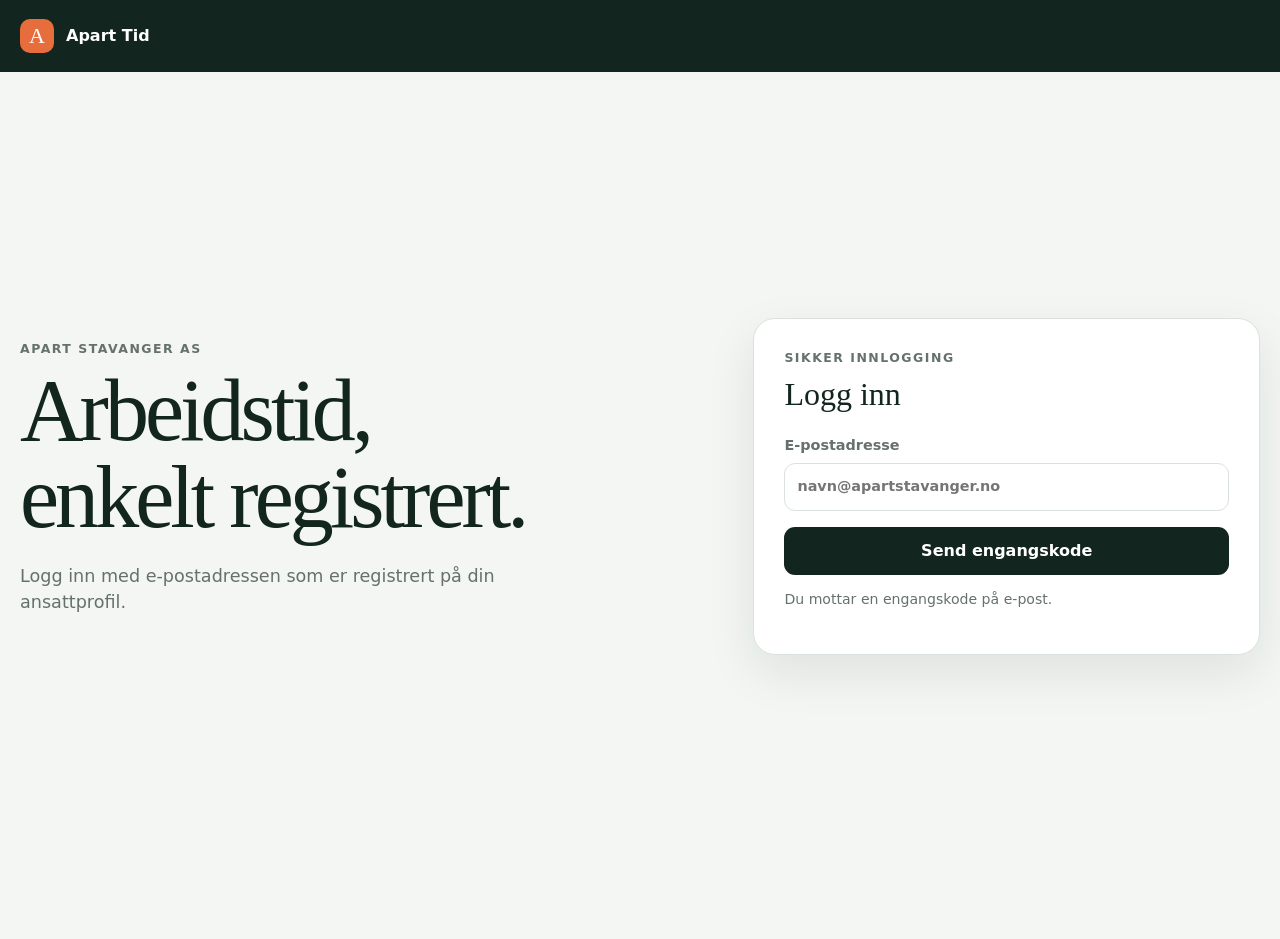
<file: index.html>
<!doctype html>
<html lang="no">
<head>
  <meta charset="utf-8">
  <meta name="viewport" content="width=device-width,initial-scale=1,viewport-fit=cover">
  <meta name="theme-color" content="#12251f">
  <meta name="mobile-web-app-capable" content="yes">
  <meta name="apple-mobile-web-app-capable" content="yes">
  <meta name="apple-mobile-web-app-status-bar-style" content="black-translucent">
  <meta name="apple-mobile-web-app-title" content="Apart Tid">
  <title>Apart Tid</title>
  <meta name="description" content="Arbeidstid og timelister for Apart Stavanger AS">
  <link rel="manifest" href="/manifest.webmanifest">
  <link rel="icon" href="/icons/apart-tid-192.png" sizes="192x192" type="image/png">
  <link rel="apple-touch-icon" href="/icons/apple-touch-icon.png">
  <link rel="stylesheet" href="styles.css">
</head>
<body>
  <header class="topbar"><div class="brand"><span class="mark">A</span>Apart Tid</div><button id="logout" class="ghost hidden">Logg ut</button></header>
  <div id="networkStatus" class="network-status hidden" role="status">Du er uten nett. Innlogging og stempling er utilgjengelig.</div>
  <aside id="pwaInstallBar" class="pwa-prompt hidden" aria-label="Installer Apart Tid"><div><strong>Installer Apart Tid</strong><span>Åpne systemet raskt fra hjemskjermen.</span></div><div class="actions"><button id="dismissPwaInstall" class="small" type="button">Senere</button><button id="installPwa" class="primary" type="button">Installer</button></div></aside>
  <aside id="pwaUpdateBar" class="pwa-prompt hidden" aria-label="Oppdater Apart Tid"><div><strong>Ny versjon er klar</strong><span>Oppdater for å bruke siste versjon av Apart Tid.</span></div><div class="actions"><button id="dismissPwaUpdate" class="small" type="button">Senere</button><button id="updatePwa" class="primary" type="button">Oppdater nå</button></div></aside>
  <main>
    <section id="login" class="login-shell">
      <div class="intro"><p class="eyebrow">Apart Stavanger AS</p><h1>Arbeidstid,<br>enkelt registrert.</h1><p>Logg inn med e-postadressen som er registrert på din ansattprofil.</p></div>
      <form id="emailForm" class="card auth-card"><p class="eyebrow">Sikker innlogging</p><h2>Logg inn</h2><label>E-postadresse<input id="email" type="email" required autocomplete="email" placeholder="navn@apartstavanger.no"></label><button class="primary">Send engangskode</button><p class="hint">Du mottar en engangskode på e-post.</p></form>
      <form id="codeForm" class="card auth-card hidden"><p class="eyebrow">Sjekk e-posten din</p><h2>Skriv inn koden</h2><p id="sentTo" class="hint"></p><label>Engangskode<input id="code" inputmode="numeric" pattern="(?:[0-9]{6}|[0-9]{8})" maxlength="8" autocomplete="one-time-code" required placeholder="00000000"></label><button class="primary">Bekreft og logg inn</button><button id="back" type="button" class="link">Bruk en annen e-postadresse</button></form>
    </section>

    <section id="app" class="hidden">
      <div class="page-head"><div><p class="eyebrow">Apart Stavanger AS</p><h1 id="welcome">Hei</h1><p id="identity" class="muted"></p></div><span id="roleBadge" class="badge"></span></div>
      <div id="employeeHome" class="employee-clock">
        <section class="card clock-card"><p class="eyebrow">Dagens arbeid</p><div class="clock-head"><div><h2 id="clockStatus">Henter status …</h2><p id="clockDetail" class="muted">arbeidsstedet · tillatt radius 100 meter</p></div><span id="clockDot" class="clock-dot"></span></div><button id="scanClock" class="primary clock-action" disabled>Stemple inn</button><div id="clockGateHint" class="clock-message hidden" role="status" aria-live="polite"></div><div id="clockMessage" class="clock-message hidden" role="status" aria-live="polite" aria-atomic="true"></div><button id="refreshClock" class="small" type="button">Oppdater status</button><details class="location-help"><summary>Hjelp med posisjon</summary><p>Tillat posisjon når Apart Tid spør. Posisjonen kontrolleres bare når du stempler.</p><ul><li><strong>Telefon:</strong> Slå på posisjonstjenester i innstillingene. Tillat posisjon for nettleseren du bruker, og aktiver nøyaktig posisjon hvis valget finnes.</li><li><strong>Nettleser eller app:</strong> Hvis du tidligere valgte «Ikke tillat», åpne nettstedets tillatelser i nettleserinnstillingene og tillat posisjon for tid.apartstavanger.no. Åpne deretter Apart Tid på nytt.</li><li><strong>PC:</strong> Tillat posisjon både i systeminnstillingene og i nettleseren. PC-er kan gi for unøyaktig posisjon. Kontakt ADMIN dersom posisjonen ikke godkjennes.</li><li><strong>Telefon med begrensninger:</strong> Dersom innstillingene er låst, må den som administrerer telefonen hjelpe deg. Kontakt ADMIN hvis du ikke får stemplet.</li></ul></details><button id="openRoster" class="secondary clock-action hms-button">Vaktliste</button><button id="openCourses" class="secondary clock-action hms-button notice-button"><span>Kurs</span><span id="coursesNotice" class="nav-notice hidden">Nytt kurs lagt til</span></button><button id="openSickLeave" class="secondary clock-action hms-button">Sykefravær</button><button id="openVacation" class="secondary clock-action hms-button">Ferie</button><button id="openEmployeeHr" class="secondary clock-action hms-button notice-button"><span>HR</span><span id="hrNotice" class="nav-notice hidden">Nytt dokument lagt til</span></button><button id="openEmployeeHms" class="secondary clock-action hms-button notice-button"><span>HMS-dokumenter og avvik</span><span id="hmsNotice" class="nav-notice hidden">Nytt dokument lagt til</span></button><p class="hint">Posisjon kontrolleres bare ved stempling. Kamera er ikke nødvendig.</p></section>
        <section class="card week-card"><div class="section-head"><div><p class="eyebrow">Min timeliste</p><h2>Mine registreringer</h2></div><label class="month-picker">Måned<input id="periodMonth" type="month"></label></div><div class="time-summary"><div><span>Registrert</span><strong id="monthTotal">0 t</strong></div><div><span>Overtid 40 %</span><strong id="overtime40">0 t</strong></div><div><span>Overtid 100 %</span><strong id="overtime100">0 t</strong></div></div><div id="monthState" class="month-state">Åpen måned</div><div id="timeRows" class="time-rows"><p class="muted">Ingen registreringer ennå.</p></div></section>
        <section class="card bulletin-card"><div class="bulletin-heading"><div><p class="eyebrow">Felles informasjon</p><h2>Oppslagstavle</h2><p class="muted">Viktige dokumenter og informasjon for alle ansatte.</p></div><span id="bulletinNotice" class="status pending hidden" aria-live="polite"></span></div><div id="employeeBulletinDocuments"><p class="muted">Henter oppslag …</p></div></section>
      </div>
      <section id="adminPanel" class="hidden">
        <nav class="admin-tabs" aria-label="Administrasjon">
          <button class="admin-tab active" data-panel="dashboardPanel">Oversikt</button>
          <button class="admin-tab" data-panel="employeesPanel">Ansatte</button>
          <button class="admin-tab" data-panel="approvalPanel">Ukesluttkontroll</button>
          <button class="admin-tab" data-panel="stampingPanel">Stempling</button>
          <button class="admin-tab" data-panel="reportsPanel">Dagsrapporter</button>
          <button class="admin-tab" data-panel="summaryReportsPanel">Rapporter</button>
          <button class="admin-tab" data-panel="hmsAdminPanel">HMS</button>
          <button class="admin-tab" data-panel="sickLeaveAdminPanel">Sykefravær</button>
          <button class="admin-tab" data-panel="vacationAdminPanel">Ferie</button>
          <button class="admin-tab" data-panel="hrAdminPanel">HR</button>
          <button class="admin-tab" data-panel="coursesAdminPanel">Kurs</button>
          <button class="admin-tab" data-panel="bulletinAdminPanel">Oppslagstavle</button>
          <button class="admin-tab" data-panel="rosterAdminPanel">Vaktliste</button>
          <button class="admin-tab" data-panel="qrPanel">QR-kode</button>
        </nav>
        <section id="dashboardPanel" class="admin-view"><div class="section-head dashboard-heading"><div><p class="eyebrow">Administrasjon</p><h2>Oversikt</h2><p id="dashboardDateLabel" class="muted"></p></div><div class="dashboard-date-nav"><button id="dashboardPrevious" class="secondary" aria-label="Forrige dag">← Forrige</button><button id="dashboardToday" class="secondary">I dag</button><button id="dashboardNext" class="secondary" aria-label="Neste dag">Neste →</button></div></div><div id="dashboardStats" class="dashboard-stats"></div><section class="card admin-day-roster"><div class="dashboard-panel-head"><div><p class="eyebrow">Hurtigoversikt</p><h3>Vakter denne dagen</h3><p class="muted">Trykk på en vakt for å bytte ansatt og publisere endringen.</p></div><span id="adminDayRosterStatus" class="status draft"></span></div><div id="adminDayRoster" class="admin-day-shifts"><div class="empty">Henter vaktlisten …</div></div><div id="adminDayAbsences" class="admin-day-absences"></div></section><div class="dashboard-layout"><div><section class="card dashboard-panel"><div class="dashboard-panel-head"><div><p class="eyebrow">Bemanning</p><h3>Hvem kommer på jobb?</h3></div><span id="dashboardRosterSource" class="hint"></span></div><div id="dashboardPeople" class="dashboard-people"></div><p id="dashboardFallback" class="dashboard-note hidden"></p></section><section class="card dashboard-panel dashboard-activity"><div class="dashboard-panel-head"><div><p class="eyebrow">Siste hendelser</p><h3>Aktivitet i dag</h3></div></div><div id="dashboardActivity"></div></section><section class="card dashboard-panel published-cost-panel" aria-labelledby="publishedCostTitle">
 <div class="dashboard-panel-head"><div><p class="eyebrow">Publisert vaktliste</p><h3 id="publishedCostTitle">Planlagte lønnskostnader</h3></div><button id="publishedCostRefresh" type="button" class="secondary small">Oppdater</button></div>
 <p id="publishedCostStatus" class="hint" role="status" aria-live="polite"></p>
 <div id="publishedCostCards" class="published-cost-cards"></div>
 <details class="published-cost-basis"><summary>Beregningsgrunnlag og sammenligning</summary><p>Kun siste publiserte versjon av hver uke inngår. Hele dagen, mandag–søndag og hele måneden summeres, også kommende vakter. Upubliserte endringer og inaktive vaktlister inngår ikke.</p><p>Inkluderer grunnlønn, kvelds-, natt- og helgetillegg, uten sosiale kostnader. Begge perioder beregnes med dagens registrerte timesatser og tilleggssatser. Fastlønn uten timesats merkes som manglende grunnlag. Hele nattevakten føres på startdatoen.</p><p>Dagen sammenlignes med samme dato forrige måned (siste dato hvis måneden er kortere). Uken sammenlignes med mandag–søndag-uken som inneholder denne datoen forrige måned. Måneden sammenlignes med hele forrige måned. Endring vises bare når begge perioder har publiserte vaktlister og nødvendige satser.</p></details>
</section></div><aside class="card dashboard-panel"><div class="dashboard-panel-head"><div><p class="eyebrow">Oppfølging</p><h3>Gjøremål</h3></div><span id="dashboardTaskBadge" class="status pending"></span></div><div id="dashboardTasks"></div></aside></div>
<section class="card control-panel" aria-labelledby="controlTitle"><div class="dashboard-panel-head"><div><p class="eyebrow">Kontrollassistent</p><h3 id="controlTitle">Trenger oppfølging</h3><p id="controlSummary" class="hint"></p></div><button type="button" id="controlRefresh" class="secondary">Oppdater</button></div><p id="controlStatus" class="hint" role="status" aria-live="polite">Kontrollen lastes når du åpner oversikten.</p><div id="controlWarnings" role="status"></div><div class="control-filters"><label>Vis<select id="controlFilter"><option value="open">Åpne saker</option><option value="handled">Behandlet</option><option value="cleared">Ikke lenger i kontrollen</option><option value="all">Alle</option></select></label><label>Område<select id="controlCategory"><option value="all">Alle områder</option><option value="clock">Stempling</option><option value="roster">Vaktliste og fravær</option><option value="hours">Stillingsprosent</option><option value="system">E-post og drift</option></select></label></div><div id="controlRows" class="control-list"></div><button type="button" id="controlMore" class="secondary hidden">Vis flere</button><details class="control-rules"><summary>Hva kontrolleres?</summary><p>Kontrollen bruker faste regler og oppdateres i bakgrunnen hvert femte minutt. Perioden omfatter forrige, inneværende og neste uke. Stemplinger sammenlignes med publiserte vakter. Bemanning og stillingsprosent kontrolleres mot gjeldende vaktliste, inkludert utkast.</p><p>Manglende innstempling og fortsatt innstemplet etter vakten varsles etter 30 minutter. Avsluttede vakter varsles ved minst 15 minutters tidsavvik. Automatisk utstempling, overlappende stemplinger/vakter, vakter under registrert fravær og usendte e-postvarsler kontrolleres også.</p><p>Behandlet betyr at du har fulgt opp varselet. Timer, vaktliste og godkjenninger endres i sine vanlige funksjoner. Endres grunnlaget, åpnes saken igjen. «Ikke lenger i kontrollen» betyr at avviket ikke lenger finnes eller har falt utenfor kontrollperioden. Historikken vises i 90 dager.</p><p>Tomme plasser regnes ikke som bemanningsmangel uten et definert bemanningskrav. Ukenormen for stillingsprosent er veiledende og tar utgangspunkt i 165 timer per måned ved 100 % stilling.</p></details></section>
<section class="card payroll-cost-panel" aria-labelledby="payrollCostTitle"><div class="dashboard-panel-head"><div><p class="eyebrow">Økonomisk oversikt</p><h3 id="payrollCostTitle">Lønnskostnader</h3><p class="hint">Uten sosiale kostnader · vakter føres på startdatoen</p></div><div class="payroll-cost-controls"><label>Måned<input id="payrollCostMonth" type="month" required></label><button id="payrollCostRefresh" type="button" class="secondary">Oppdater</button></div></div><p id="payrollCostStatus" class="hint" role="status" aria-live="polite"></p><div id="payrollCostContent" class="hidden"><div id="payrollCostCards" class="payroll-cost-cards"></div><div id="payrollCostBar" class="payroll-cost-bar" aria-hidden="true"></div><div id="payrollCostLegend" class="payroll-cost-legend"></div><p id="payrollCostBasis" class="hint"></p><div id="payrollCostWarnings" role="status"></div><details class="payroll-cost-details"><summary>Vis kostnader per dag og beregningsgrunnlag</summary><p class="hint">Planlagt kostnad er et sammenligningstall og legges ikke til påløpt kostnad. Prognosen erstatter hver utført vakt med registrerte timer. Åpne stemplinger er foreløpige. Manglende stemplinger beholdes som uavklart planlagt kostnad. Utkast brukes for kommende dager, publisert vaktliste for tidligere dager. Låste uker bruker satsene fra ukesluttkontrollen. Fastlønn uten timesats inngår ikke i kjent kostnad.</p><div class="payroll-cost-table-wrap"><table><thead><tr><th>Dato</th><th>Registrert</th><th>Løpende</th><th>Gjenstående</th><th>Uavklart</th><th>Anslag</th><th>Grunnlag</th></tr></thead><tbody id="payrollCostRows"></tbody></table></div></details><button id="payrollCostPlan" type="button" class="secondary">Åpne vaktlisten og planleggingsstatus</button></div></section></section>
        <section id="employeesPanel" class="admin-view hidden">
        <div class="section-head"><div><p class="eyebrow">Administrasjon</p><h2>Ansatte</h2></div><div class="tools"><input id="search" type="search" placeholder="Søk etter navn, nummer eller e-post"><button id="newEmployee" class="primary">+ Ny ansatt</button></div></div>
        <div class="card table-wrap"><table><thead><tr><th>Ansatt</th><th>Nr.</th><th>Kontakt</th><th>Rolle</th><th>Arbeidsstatus</th><th>Bruker</th><th></th></tr></thead><tbody id="rows"></tbody></table><div id="empty" class="empty hidden">Ingen ansatte funnet.</div></div>
        </section>
        <section id="stampingPanel" class="admin-view hidden">
          <div class="section-head"><div><p class="eyebrow">Kontroll og historikk</p><h2>Stempling</h2><p class="muted">Alle ansattes stemplinger. Hver referanse gjelder én inn- og utstempling.</p></div></div>
          <form id="stampingFilters" class="card stamping-filters"><label>Måned<input id="stampingMonth" type="month" required></label><label>Ansatt<select id="stampingEmployee"><option value="">Alle ansatte</option></select></label><label>Status<select id="stampingStatus"><option value="all">Alle</option><option value="active">Gjeldende</option><option value="open">Innstemplet / pågår</option><option value="deleted">Slettet</option></select></label><label>Referansekode<input id="stampingReference" placeholder="ST-000123" maxlength="18" type="search"></label><button id="loadStamping" class="primary">Hent stemplinger</button></form>
          <p class="hint">Søk på referansekode gjelder alle måneder. Slettede registreringer vises i loggen, men er fjernet fra timelister og lønnsgrunnlag.</p>
          <div id="stampingMessage" role="status" class="hint"></div><div id="stampingRows" class="stamping-list"></div>
          <div class="actions stamping-pagination"><button id="stampingPrevious" class="secondary" type="button" disabled>← Forrige</button><span id="stampingPage" class="hint"></span><button id="stampingNext" class="secondary" type="button" disabled>Neste →</button></div>
        </section>
        <section id="approvalPanel" class="admin-view hidden">
          <div class="section-head"><div><p class="eyebrow">Kontroll av timer</p><h2>Ukesluttkontroll</h2><p class="muted">Kontroller én ansatt om gangen. Uken kan sluttføres mandag fra kl. 08.00 norsk tid.</p></div></div>
          <div id="weeklyControls" class="card weekly-controls"><button id="weeklyPrevious" class="secondary" aria-label="Forrige kontrolluke">←</button><label>Velg dato i uken<input id="weeklyDate" type="date"></label><button id="weeklyNext" class="secondary" aria-label="Neste kontrolluke">→</button><label>Ansatte<select id="weeklyFilter"><option value="pending">Gjenstår</option><option value="done">Ferdig kontrollert</option><option value="all">Alle</option></select></label><button id="weeklyRefresh" class="secondary">Oppdater</button></div>
          <div class="card weekly-overview"><h3 id="weeklyTitle"></h3><p id="weeklyMessage" role="status" aria-live="polite">Velg en uke.</p><progress id="weeklyProgress" max="1" value="0" aria-label="Ansatte ferdig kontrollert"></progress><div class="actions"><button id="weeklyLockAll" class="primary" disabled>Lås hele uken</button><button id="weeklyReopenAll" class="danger hidden">Gjenåpne hele uken</button><button id="weeklyGetReport" class="secondary hidden">Vis ukerapport</button></div><p class="hint">Nattvakten følger startdatoen, også når den avsluttes neste dag. En mandagsvakt som starter kl. 00.00 hører til den nye uken.</p></div>
          <div id="weeklyReviewContent"><div class="weekly-workspace"><aside class="card weekly-sidebar"><h3>Velg ansatt</h3><div id="weeklyPeople"></div></aside><div id="weeklyEmployee" class="hidden"><div class="card weekly-employee-head"><h3 id="weeklyEmployeeName"></h3><p id="weeklyEmployeeState" class="muted"></p><div class="actions"><button id="weeklyLockEmployee" class="primary">Lås uken for denne ansatte</button><button id="weeklyReopenEmployee" class="danger hidden">Gjenåpne ansattens uke</button></div></div><div id="weeklyDays"></div><div id="weeklyEmployeeSummary" class="card weekly-employee-summary"></div></div></div><div id="weeklyCompleted" class="card weekly-completed-list"></div></div>
          <div id="weeklyRevisions" class="weekly-controls"></div>
          <div id="weeklyReport" class="card weekly-report hidden"><div class="section-head"><div><h3 id="weeklyReportTitle"></h3><p id="weeklyReportMeta" class="muted"></p></div><div class="actions"><button id="weeklyExportPdf" class="secondary">Last ned PDF</button><button id="weeklyExportCsv" class="secondary">Last ned Excel (CSV)</button></div></div><div id="weeklyReportTotals" class="weekly-summary"></div><p id="weeklyReportWarning" class="weekly-warning"></p><div class="table-wrap"><table><thead><tr><th>Ansatt</th><th>Arbeid</th><th>Sykepenger</th><th>Grunnlønn</th><th>Tillegg</th><th>Kostnad</th></tr></thead><tbody id="weeklyReportRows"></tbody></table></div><h4>Lønnsarter per ansatt</h4><div class="table-wrap"><table><thead><tr><th>Ansatt</th><th>Lønnsart</th><th>Timer</th><th>Sats</th><th>Beløp</th></tr></thead><tbody id="weeklyReportDetails"></tbody></table></div><p class="hint">Kostnadene er uten sosiale kostnader. Overtid beregnes som tillegg til ordinær timelønn. Satser og grunnlag er bevart fra låsingen.</p></div>
        </section>
        <section id="summaryReportsPanel" class="admin-view hidden">
          <div class="section-head"><div><p class="eyebrow">Uke og måned</p><h2>Rapporter</h2></div></div>
          <div class="card report-filter"><label>Periode<select id="summaryPeriod"><option value="week">Uke</option><option value="month">Måned</option></select></label><label id="weekChoice">Velg uke<input id="summaryWeek" type="week"></label><label id="monthChoice" class="hidden">Velg måned<input id="summaryMonth" type="month"></label><label>Ansatt<select id="summaryEmployee"><option value="">Alle ansatte samlet</option></select></label><button id="showSummaryReport" class="primary">Vis rapport</button></div>
          <div id="summaryReportResult" class="hidden"><div class="report-toolbar"><p id="summaryReportTitle" class="muted"></p><button id="printSummaryReport" class="secondary">Lagre som PDF</button></div><div class="card table-wrap"><table><thead><tr><th>Ansatt</th><th>Registrert</th><th>Kveldstillegg (timer)</th><th>Nattillegg (timer)</th><th>Overtid 40 %</th><th>Overtid 100 %</th><th>Sykepenger</th><th>Åpne</th><th>Manuelle</th></tr></thead><tbody id="summaryReportRows"></tbody><tfoot id="summaryReportTotal"></tfoot></table></div><div id="summaryDetails" class="card report-details hidden"></div></div>
          <div class="section-head payroll-head"><div><p class="eyebrow">Låst måned</p><h2>Lønnsrapport</h2><p class="muted">Rapporten hentes fra den uforanderlige kopien som ble opprettet ved månedslåsing.</p></div></div>
          <div class="card payroll-controls"><label>Måned<input id="payrollReportMonth" type="month"></label><button id="loadPayrollReport" class="primary">Hent låst rapport</button><label>Regnskapsførers e-post<input id="accountantEmail" type="email" placeholder="regnskap@firma.no"></label><button id="saveAccountant" class="secondary">Lagre mottaker</button><button id="removeAccountant" class="small hidden">Fjern</button></div>
          <div id="payrollReportResult" class="hidden"><div class="report-toolbar"><div><strong id="payrollReportTitle"></strong><p id="payrollReportPeriod" class="muted"></p><p id="payrollRecipients" class="muted"></p></div><div class="actions"><button id="downloadPayrollCsv" class="secondary">Last ned CSV</button><button id="printPayrollReport" class="secondary">Lagre som PDF</button><button id="sendPayrollReport" class="primary">Send rapport</button></div></div><div id="payrollPrintable"><div class="payroll-print-heading"><p class="eyebrow">Apart Stavanger AS</p><h2 id="payrollPrintTitle">Lønnsrapport</h2><p id="payrollPrintMeta" class="muted"></p></div><div class="card table-wrap payroll-detail"><table><thead><tr><th>Ansatt</th><th>Lønnsart</th><th class="numeric">Antall</th></tr></thead><tbody id="payrollReportRows"></tbody></table></div><div class="payroll-summary-title"><h3>Oppsummering for alle ansatte</h3></div><div class="card table-wrap payroll-summary-table"><table><thead><tr><th>Lønnsart</th><th class="numeric">Sum</th></tr></thead><tbody id="payrollReportTotal"></tbody></table></div></div></div>
<details id="monthlyReviewDetails"><summary>Månedsslutt og låsing til regnskapsfører</summary>        <section id="monthlyApprovalPanel">
          <div class="section-head"><div><p class="eyebrow">Kontroll av timer</p><h2>Månedsslutt</h2><p class="muted">Klargjør låst månedsgrunnlag til regnskapsfører etter ukekontrollen.</p></div></div>
          <div class="card approval-filter"><label>Måned<input id="approvalMonth" type="month"></label><label>Ansatt<select id="approvalEmployee"><option value="">Velg ansatt</option></select></label><button id="loadApproval" class="primary">Hent timer</button></div>
          <div class="card month-lock-card"><div><span class="summary-label">Hele måneden</span><strong id="monthLockStatus">Henter status …</strong><p id="monthLockMessage" class="muted"></p></div><button id="lockMonth" class="danger">Lås måned</button></div>
          <div id="monthApprovalRows" class="card table-wrap"><div class="empty">Velg en måned for å se godkjenningsstatus.</div></div>
          <div id="approvalResult" class="hidden"><div class="card approval-summary"><div><span class="summary-label">Status</span><strong id="approvalStatus">Åpen</strong><p id="approvalMessage" class="muted"></p></div><div><span class="summary-label">Registrert</span><strong id="approvalHours">0 t</strong></div><button id="approveMonth" class="primary">Godkjenn måned</button></div><div class="card table-wrap"><table><thead><tr><th>Dato / referanse</th><th>Inn</th><th>Ut</th><th>Timer</th><th>Planlagt / avvik</th><th>Kilde</th><th></th></tr></thead><tbody id="approvalRows"></tbody></table><div id="approvalEmpty" class="empty hidden">Ingen registreringer i denne måneden.</div></div></div>
        </section>
</details>
        </section>
        <section id="reportsPanel" class="admin-view hidden">
          <div class="section-head"><div><p class="eyebrow">Godkjente timer</p><h2>Dagsrapporter</h2><p class="muted">Når dagen låses, opprettes samtidig forslag som senere kan overføres til Transportoppgjør.</p></div><div class="report-actions"><label>Dato<input id="reportDate" type="date" required></label><button id="lockDailyReport" class="primary">Lås og klargjør forslag</button></div></div>
          <div class="card report-summary"><div><span class="summary-label">Integrasjonsstatus</span><strong>Ikke tilkoblet</strong><p class="muted">Forslagene lagres bare i Apart Tid. Ingen data sendes til Transportoppgjør ennå.</p></div></div>
          <div class="card table-wrap"><table><thead><tr><th>Dato</th><th>Revisjon</th><th>Status</th><th>Forslag</th><th>Låst</th></tr></thead><tbody id="reportRows"></tbody></table><div id="reportsEmpty" class="empty hidden">Ingen dagsrapporter er låst ennå.</div></div>
        </section>
        <section id="qrPanel" class="admin-view hidden">
          <div class="section-head"><div><p class="eyebrow">Arbeidssted</p><h2>QR-kode til Apart Tid</h2><p class="muted">QR-koden er en snarvei til nettsiden. Ansatte stempler med knappen etter innlogging.</p></div><button id="issueQr" class="primary">Vis QR-kode</button></div>
          <div class="card report-summary"><div><strong id="qrStatusText">QR-koden åpner Apart Tid</strong><p id="qrStatusDetail" class="muted">Ingen utløpsdato. Ansatte kan også åpne tid.apartstavanger.no direkte.</p></div></div>
          <div id="qrResult" class="card qr-result hidden"><div><h3 id="qrWorksite">Apart Stavanger AS</h3><p>Åpne Apart Tid, logg inn og trykk «Stemple inn» eller «Stemple ut». Tillat posisjon når du blir spurt.</p><p class="hint">Koden åpner https://tid.apartstavanger.no/ og utløper ikke.</p><a id="downloadQr" class="secondary download-link" download="apart-tid-nettside-qr.svg">Last ned for utskrift</a></div><img id="qrImage" alt="QR-kode som åpner Apart Tid"></div>
          <section class="card position-test-card"><h3>Test posisjon på kontor-PC eller telefon</h3><p class="muted">Testen bruker samme posisjonskontroll som stemplingen, men registrerer ingen arbeidstid. Test på PC-en som skal brukes på kontoret.</p><button id="testWorksitePosition" class="secondary" type="button">Test posisjon på denne enheten</button><div id="positionTestResult" class="clock-message hidden" role="status" aria-live="polite"></div><p class="hint">Tillat posisjon i både enhets- og nettleserinnstillingene. Ved for unøyaktig posisjon kan en egen kontorterminal vurderes.</p></section>
        </section>
        <section id="hmsAdminPanel" class="admin-view hidden"><div class="section-head"><div><p class="eyebrow">Helse, miljø og sikkerhet</p><h2>HMS</h2></div></div><div class="hms-grid"><section class="card hms-card"><h3>Dokumenter</h3><form id="hmsUploadForm"><label>Navn på dokument<input id="hmsDocumentTitle" required></label><label>Fil<input id="hmsDocumentFile" type="file" accept=".pdf,.docx,.jpg,.jpeg,.png" required></label><button class="primary">Last opp dokument</button></form><div id="adminHmsDocuments"></div></section><section class="card hms-card"><h3>Avvik</h3><div id="adminHmsDeviations"></div></section></div></section>
        <section id="sickLeaveAdminPanel" class="admin-view hidden"><div class="section-head"><div><p class="eyebrow">Fravær og oppfølging</p><h2>Sykefravær</h2><p class="muted">Frister og dokumentert oppfølging av godkjente sykmeldinger.</p></div><div class="report-actions"><label>Fra<input id="sickStatsFrom" type="date"></label><label>Til<input id="sickStatsTo" type="date"></label><button id="loadSickStats" class="primary">Vis periode</button></div></div><div id="sickStats" class="time-summary"></div><section class="card sick-followup-overview"><div class="module-toolbar"><div><p class="eyebrow">Lovpålagt oppfølging</p><h3>Oppfølgingssaker</h3></div><span class="privacy-note">Ikke registrer diagnose</span></div><div id="sickFollowupSummary" class="followup-summary"></div><div id="sickFollowupCases" class="followup-cases"><p class="muted">Henter oppfølgingssaker …</p></div></section><div class="card sick-admin-card"><h3>Fraværsmeldinger</h3><div id="adminSickRequests"></div></div></section>
        <section id="vacationAdminPanel" class="admin-view hidden"><div class="section-head"><div><p class="eyebrow">Ferie og permisjon</p><h2>Ferie</h2><p class="muted">Behandle ønsker og se feriesaldo per ansatt.</p></div><div class="report-actions"><label>Ferieår<input id="vacationAdminYear" type="number" min="2020" max="2200"></label><button id="loadVacationAdmin" class="primary">Vis år</button></div></div><div id="vacationBalances" class="card table-wrap"></div><div class="vacation-admin-grid"><section class="card sick-admin-card"><h3>Ferie og permisjon</h3><div id="adminVacationRequests"></div></section><section class="card sick-admin-card"><h3>Overføring til neste år</h3><div id="adminCarryoverRequests"></div></section></div></section>
        <section id="hrAdminPanel" class="admin-view hidden"><div class="section-head"><div><p class="eyebrow">Personal og dokumenter</p><h2>HR</h2><p class="muted">Private dokumenter og arbeidskontrakter.</p></div></div><div class="hr-grid"><section class="card hms-card"><h3>Last opp dokument</h3><form id="hrUploadForm"><label>Dokumentnavn<input id="hrDocumentTitle" required></label><label>Mottaker<select id="hrDocumentEmployee" required></select></label><label>PDF-fil<div id="hrDocumentDrop" class="file-drop"><input id="hrDocumentFile" type="file" accept=".pdf,application/pdf" required><span>Slipp filen her</span></div><small id="hrDocumentFileName" class="file-name">Velg eller dra inn én PDF-fil, maks 10 MB.</small></label><label class="check-row"><input id="hrRequiresSignature" type="checkbox"> Krever signering når Signicat er aktivert</label><div class="actions"><button class="primary" data-notify="true">Last opp og varsle</button><button class="secondary" data-notify="false">Last opp ingen varsling</button></div></form><h3>Dokumenter</h3><div id="adminHrDocuments"></div></section><section class="card hms-card"><h3>Arbeidskontrakt</h3><form id="hrContractForm"><input id="hrContractId" type="hidden"><label>Ansatt<select id="hrContractEmployee" required></select></label><label>Tittel<input id="hrContractTitle" value="Arbeidsavtale" required></label><div class="module-toolbar"><strong>Kontraktspunkter</strong><button id="addContractModule" type="button" class="secondary">+ Ny modul</button></div><div id="hrContractModules"></div><button class="primary">Lagre utkast</button><button id="cancelContractEdit" type="button" class="secondary hidden">Avbryt redigering</button></form><h3>Kontrakter</h3><div id="adminHrContracts"></div></section></div></section>
        <section id="coursesAdminPanel" class="admin-view hidden"><div class="section-head"><div><p class="eyebrow">Opplæring</p><h2>Kurs</h2><p class="muted">Lag tekstkurs, lås versjoner og send dem til ansatte.</p></div><button id="newCourse" class="primary">+ Nytt kurs</button></div><div id="adminCourses" class="course-admin-list"></div></section>
        <section id="bulletinAdminPanel" class="admin-view hidden"><div class="section-head"><div><p class="eyebrow">Felles informasjon</p><h2>Oppslagstavle</h2><p class="muted">Dokumentene er synlige for alle aktive ansatte.</p></div></div><section class="card bulletin-admin-card"><form id="bulletinUploadForm"><div class="bulletin-upload-grid"><label>Dokumentnavn<input id="bulletinDocumentTitle" required maxlength="200"></label><label>Fil<input id="bulletinDocumentFile" type="file" accept=".pdf,.docx,.jpg,.jpeg,.png" required></label></div><button class="primary">Last opp på oppslagstavlen</button></form><h3>Publiserte dokumenter</h3><div id="adminBulletinDocuments"></div></section></section>
        <section id="rosterAdminPanel" class="admin-view hidden"><div class="section-head roster-heading"><div><p class="eyebrow">Bemanningsplan</p><h2>Vaktliste</h2><p id="rosterWeekLabel" class="muted"></p><p class="hint roster-date-note">Vakter vises på startdatoen. Et skift 23.00–07.00 avsluttes neste dag.</p></div><div class="roster-week-nav"><button id="rosterPrevious" class="secondary" aria-label="Forrige uke">← Forrige</button><button id="rosterToday" class="secondary">Denne uken</button><button id="rosterNext" class="secondary" aria-label="Neste uke">Neste →</button></div></div><div class="card roster-toolbar"><div><span class="summary-label">Status</span><strong id="rosterStatus">Utkast</strong><small id="rosterChangeStatus" class="muted"></small></div><div class="actions"><button id="copyPreviousRoster" class="secondary">Kopier forrige uke</button><button id="rosterSettings" class="secondary">Skifttider</button><button id="openAdminAbsence" class="secondary">+ Registrer fravær</button><button id="deactivateRoster" class="danger hidden">Sett inaktiv</button><button id="publishRosterEmail" class="secondary">Publiser og send e-post</button><button id="publishRoster" class="primary">Publiser uten e-post</button></div></div><details class="card payroll-planning"><summary>Planleggingsstatus · ferdig planlagte dager</summary><p class="hint">Kryss av når alle vaktene for dagen er lagt inn, også dersom dagen skal være tom. Da legger månedsprognosen ikke til anslåtte vakter. Endringer i vaktene gjør at dagen må bekreftes på nytt. Markeringen publiserer ikke vaktlisten og sender ingen varsler.</p><div id="rosterPlanningDays" class="payroll-plan-days"></div></details><section id="rosterAbsenceOverview" class="card roster-absence-overview" aria-label="Fravær denne uken"></section><div id="rosterWeek" class="roster-week"></div><div id="rosterHours" class="card roster-hours"></div></section>
      </section>
    </section>
  </main>

  <dialog id="employeeDialog"><form id="employeeForm" class="modal"><p class="eyebrow">Ansattregister</p><h2 id="dialogTitle">Ny ansatt</h2><input id="employeeId" type="hidden"><div class="grid"><label>Navn<input id="name" required autocomplete="name"></label><label>Ansattnummer<input id="number" required></label></div><label>E-postadresse<input id="employeeEmail" type="email" required autocomplete="email"></label><div class="grid"><label>Telefonnummer<input id="phone" type="tel" autocomplete="tel"></label><label>Rolle<select id="employeeRole"><option value="employee">Ansatt</option><option value="manager">Avdelingsleder</option><option value="admin">Admin</option></select></label></div><h3>Personalopplysninger</h3><label>Adresse<input id="address" autocomplete="street-address"></label><div class="grid"><label>Postnummer<input id="postalCode" inputmode="numeric" maxlength="4" autocomplete="postal-code"></label><label>Poststed<input id="city" autocomplete="address-level2"></label></div><div class="grid"><label>Kontonummer<input id="bankAccount" inputmode="numeric" autocomplete="off" placeholder="11 sifre"></label><label>Personnummer<input id="nationalIdentityNumber" inputmode="numeric" maxlength="11" autocomplete="off" placeholder="11 sifre"></label></div><div class="grid"><label>Ansatt fra<input id="employedFrom" type="date"></label><label>Stillingsgrad i prosent<input id="positionPercent" type="number" min="0.01" max="100" step="0.01" value="100"></label></div><div class="grid"><label>Lønnsform<select id="salaryType"><option value="hourly">Timelønn</option><option value="monthly">Fastlønn per måned</option></select></label><label>Lønnssats<input id="salaryRate" type="number" min="0" step="0.01" inputmode="decimal"></label></div><p class="hint">Personnummer og kontonummer er kun tilgjengelig for administrator og lagres separat fra det vanlige ansattregisteret.</p><div class="modal-actions"><button id="cancel" type="button" class="secondary">Avbryt</button><button class="primary">Lagre ansatt</button></div></form></dialog>
  <dialog id="employeeDocumentDialog"><div class="modal employee-document-modal"><p class="eyebrow">Personlige dokumenter</p><h2 id="employeeDocumentTitle">Dokumentarkiv</h2><p class="muted">Dokumenter som er dedikert til denne ansatte. Bare administrator og den ansatte har tilgang.</p><div id="employeeDocumentRows"></div><div class="modal-actions"><button id="closeEmployeeDocuments" type="button" class="secondary">Lukk</button></div></div></dialog>
  <dialog id="confirmDialog"><form method="dialog" class="modal"><p class="eyebrow">Bekreft endring</p><h2 id="confirmTitle">Sett ansatt inaktiv?</h2><p id="confirmText" class="muted"></p><div class="modal-actions"><button value="cancel" class="secondary">Avbryt</button><button id="confirmAction" value="confirm" class="danger">Bekreft</button></div></form></dialog>
  <dialog id="deleteStampDialog"><form id="deleteStampForm" class="modal"><h2>Slett stempling?</h2><p id="deleteStampSummary"></p><p>Hele registreringen, både inn og ut, fjernes fra timelisten og lønnsgrunnlaget. Historikken beholdes i Stempling. Månedens godkjenning åpnes på nytt.</p><label>Begrunnelse<textarea id="deleteStampReason" rows="3" required minlength="3" maxlength="1000" placeholder="For eksempel feilaktig ny innstempling etter endt vakt"></textarea></label><p id="deleteStampError" class="clock-message error hidden" role="alert"></p><div class="actions"><button id="cancelDeleteStamp" type="button" class="secondary">Avbryt</button><button id="confirmDeleteStamp" type="submit" class="danger">Slett fra timelisten</button></div></form></dialog>
  <dialog id="clockLogDialog"><section class="modal clock-log-modal"><div class="section-head"><h2 id="clockLogTitle">Stemplingslogg</h2><button id="closeClockLog" class="secondary" type="button">Lukk</button></div><div class="actions"><label>Periode<select id="clockLogDays"><option value="7">Siste 7 dager</option><option value="30" selected>Siste 30 dager</option><option value="90">Siste 90 dager</option></select></label><button id="reloadClockLog" class="secondary" type="button">Oppdater logg</button></div><p id="clockLogLimit" class="hint"></p><h3>Stemplinger</h3><div id="clockLogRows"></div><details><summary>Hendelser og endringer</summary><div id="clockLogEvents"></div></details></section></dialog>
  <dialog id="manualClockDialog"><form id="manualClockForm" class="modal"><p class="eyebrow">Administrativ registrering</p><h2 id="manualClockTitle">Manuell stempling</h2><p id="manualClockText" class="muted"></p><input id="manualClockEmployeeId" type="hidden"><input id="manualClockAction" type="hidden"><input id="manualClockEntryId" type="hidden"><label>Begrunnelse<textarea id="manualClockReason" required minlength="3" rows="4" placeholder="Hvorfor registreres stemplingen manuelt?"></textarea></label><p class="hint">Handlingen registreres med tidspunktet nå, administrator og begrunnelse. Ved glemt utstempling fra en tidligere dag må timene også kontrolleres og korrigeres under Ukesluttkontroll.</p><div class="modal-actions"><button id="cancelManualClock" type="button" class="secondary">Avbryt</button><button class="primary">Bekreft stempling</button></div></form></dialog>
  <dialog id="timeEditDialog"><form id="timeEditForm" class="modal"><p class="eyebrow">Korrigering av timer</p><h2>Rediger registrering</h2><input id="timeEditId" type="hidden"><div class="grid"><label>Stemplet inn<input id="timeEditStart" type="datetime-local" required></label><label>Stemplet ut<input id="timeEditEnd" type="datetime-local" required></label></div><label>Begrunnelse<textarea id="timeEditReason" required minlength="3" rows="4" placeholder="Hvorfor korrigeres registreringen?"></textarea></label><p class="hint">Tidligere og nye verdier lagres i endringsloggen.</p><div class="modal-actions"><button id="cancelTimeEdit" type="button" class="secondary">Avbryt</button><button class="primary">Lagre korrigering</button></div></form></dialog>
  <dialog id="employeeHmsDialog"><div class="modal hms-modal"><p class="eyebrow">Helse, miljø og sikkerhet</p><h2>HMS</h2><h3>Dokumenter</h3><div id="employeeHmsDocuments"></div><h3>Send avviksmelding</h3><form id="hmsDeviationForm"><label>Tittel<input id="hmsDeviationTitle" required minlength="3"></label><div class="grid"><label>Kategori<select id="hmsDeviationCategory"><option value="fare">Fare</option><option value="skade">Skade</option><option value="miljo">Miljø</option><option value="utstyr">Utstyr</option><option value="annet">Annet</option></select></label><label>Alvorlighetsgrad<select id="hmsDeviationSeverity"><option value="lav">Lav</option><option value="middels">Middels</option><option value="hoy">Høy</option></select></label></div><label>Beskrivelse<textarea id="hmsDeviationDescription" required minlength="10" rows="5"></textarea></label><button class="primary">Send avvik</button></form><h3>Mine avvik</h3><div id="employeeHmsDeviations"></div><div class="modal-actions"><button id="closeEmployeeHms" type="button" class="secondary">Lukk</button></div></div></dialog>
  <dialog id="sickLeaveDialog"><div class="modal sick-modal"><p class="eyebrow">Fravær og oppfølging</p><h2>Meld sykefravær</h2><form id="sickLeaveForm"><label>Type fravær<select id="sickType"><option value="self_certification">Egenmelding</option><option value="medical_certificate">Sykmelding fra lege</option><option value="sick_child">Sykt barn</option></select></label><div class="grid"><label>Fra dato<input id="sickStart" type="date" required></label><label id="sickEndLabel" class="hidden">Til dato<input id="sickEnd" type="date"></label></div><label>Merknad (valgfritt)<textarea id="sickNote" rows="3" maxlength="500" placeholder="Ikke skriv diagnose eller andre unødvendige helseopplysninger."></textarea></label><section class="routine"><h3>Kort rutine ved sykefravær</h3><ul><li>Du skal varsle nærmeste leder om fraværet så snart som mulig. Denne meldingen erstatter ikke direkte varsling til leder.</li><li>Du skal medvirke i oppfølgingen og være tilgjengelig for samtale om tilrettelegging og eventuell restarbeidsevne.</li><li>Du trenger ikke oppgi diagnose. Del bare opplysninger som er nødvendige for oppfølgingen.</li><li>Rettigheter og plikter følger gjeldende regler, arbeidsavtale og virksomhetens rutiner. Ved tvil må du kontakte leder eller NAV.</li></ul><p><a href="https://www.nav.no/sykmeldt" target="_blank" rel="noopener">Les mer hos NAV</a></p></section><label class="check-row"><input id="sickRoutineAck" type="checkbox" required> Jeg har lest og forstått rutinen.</label><button id="submitSickLeave" class="primary" disabled>Send sykefravær</button></form><h3>Mine meldinger</h3><div id="employeeSickRequests"></div><div class="modal-actions"><button id="closeSickLeave" type="button" class="secondary">Lukk</button></div></div></dialog>
  <dialog id="vacationDialog"><div class="modal vacation-modal"><p class="eyebrow">Ferie og permisjon</p><h2>Ferieønske</h2><div id="vacationBalance" class="time-summary"></div><form id="vacationForm"><label>Type<select id="vacationType"><option value="vacation">Ferie</option><option value="leave">Permisjon</option></select></label><div class="grid"><label>Fra dato<input id="vacationStart" type="date" required></label><label>Til dato<input id="vacationEnd" type="date" required></label></div><p id="vacationRule" class="hint">Søknaden må sendes minst 14 dager før oppstart. Ferie trekkes fra feriesaldoen; permisjon behandles separat.</p><label>Merknad (valgfritt)<textarea id="vacationNote" rows="3" maxlength="500"></textarea></label><button class="primary">Send ønske</button></form><h3>Mine søknader</h3><div id="employeeVacationRequests"></div><section class="carryover-box"><h3>Overfør feriedager</h3><p class="muted">Søk om å overføre inntil 12 ubrukte feriedager fra inneværende år til neste år.</p><form id="carryoverForm"><div class="grid"><label>Fra år<input id="carryoverYear" type="number" readonly></label><label>Antall dager<input id="carryoverDays" type="number" min="1" max="12" required></label></div><label>Merknad (valgfritt)<textarea id="carryoverNote" rows="2" maxlength="500"></textarea></label><button class="secondary">Søk om overføring</button></form><div id="employeeCarryovers"></div></section><div class="modal-actions"><button id="closeVacation" type="button" class="secondary">Lukk</button></div></div></dialog>
  <dialog id="employeeHrDialog"><div class="modal hms-modal"><p class="eyebrow">Personlige dokumenter</p><h2>HR</h2><p class="muted">Bare du og administrator har tilgang til dokumentene dine.</p><h3>Dokumentarkiv</h3><div id="employeeHrDocuments"></div><h3>Arbeidskontrakter</h3><div id="employeeHrContracts"></div><div class="modal-actions"><button id="closeEmployeeHr" type="button" class="secondary">Lukk</button></div></div></dialog>
  <dialog id="coursesDialog"><div class="modal course-modal"><p class="eyebrow">Min opplæring</p><h2>Kurs</h2><div id="employeeCourses"></div><div class="modal-actions"><button id="closeCourses" type="button" class="secondary">Lukk</button></div></div></dialog>
  <dialog id="courseReaderDialog"><div class="modal course-reader"><p class="eyebrow" id="courseReaderVersion"></p><h2 id="courseReaderTitle"></h2><p id="courseReaderDescription" class="muted"></p><div id="courseReaderModules"></div><form id="courseTestForm"><h3>Kunnskapstest</h3><p class="muted">Alle spørsmål må besvares. Du kan prøve på nytt dersom testen ikke bestås.</p><div id="courseReaderQuestions"></div><div class="modal-actions"><button id="closeCourseReader" type="button" class="secondary">Lukk</button><button class="primary">Lever svar</button></div></form></div></dialog>
  <dialog id="courseEditorDialog"><form id="courseEditorForm" class="modal course-editor"><p class="eyebrow">Kursbygger</p><h2 id="courseEditorHeading">Nytt kurs</h2><p id="courseDraftStatus" class="course-draft-status">Endringer lagres automatisk på denne enheten.</p><input id="courseId" type="hidden"><label>Tittel<input id="courseTitle" required maxlength="200"></label><label>Kort beskrivelse<textarea id="courseDescription" rows="3" maxlength="2000"></textarea></label><label>Grense for bestått<input id="coursePassingScore" type="number" min="1" max="100" value="80" required></label><div class="module-toolbar"><strong>Kapitler</strong><button id="addCourseModule" type="button" class="secondary">+ Nytt kapittel</button></div><div id="courseModules"></div><div class="module-toolbar"><strong>Kunnskapstest</strong><button id="addCourseQuestion" type="button" class="secondary">+ Nytt spørsmål</button></div><div id="courseQuestions"></div><div class="modal-actions"><button id="cancelCourseEdit" type="button" class="secondary">Avbryt</button><button class="primary">Lagre utkast</button></div></form></dialog>
  <dialog id="stampShiftDialog"><form id="stampShiftForm" class="modal"><p class="eyebrow">Etterregistrering</p><h2>Stemple vakten</h2><p id="stampShiftSummary"></p><p>Vil du føre denne vakten i timelisten? Både inn- og uttid registreres som en avsluttet vakt. Kontroller tidene og juster dem hvis den ansatte jobbet kortere eller lengre.</p><div class="grid"><label>Inn – dato og tid<input id="stampShiftStart" type="datetime-local" required></label><label>Ut – dato og tid<input id="stampShiftEnd" type="datetime-local" required></label></div><label>Føring<select id="stampShiftKind"><option value="work">Arbeid – med aktuelle tillegg</option><option value="sick_pay">Sykepenger – kun timer, uten tillegg</option></select></label><p id="stampShiftHint" class="hint" role="status"></p><label>Begrunnelse<textarea id="stampShiftReason" rows="3" required minlength="3" maxlength="1000" placeholder="Hvorfor registrerer du vakten manuelt?"></textarea></label><p id="stampShiftError" class="clock-message error hidden" role="alert"></p><div class="modal-actions"><button id="cancelStampShift" type="button" class="secondary">Avbryt</button><button id="confirmStampShift" type="submit" class="primary">Bekreft og registrer vakten</button></div></form></dialog>
  <dialog id="rosterShiftDialog"><form id="rosterShiftForm" class="modal"><p class="eyebrow">Bemanningsplan</p><h2 id="rosterShiftHeading">Legg til vakt</h2><input id="rosterShiftId" type="hidden"><input id="rosterShiftDate" type="hidden"><label>Ansatt<select id="rosterShiftEmployee" required></select></label><label>Skift<select id="rosterShiftType" required><option value="day">Dagskift</option><option value="evening">Kveldsskift</option><option value="night">Nattskift</option><option value="custom">Egendefinert skift</option></select></label><div class="grid"><label>Start<input id="rosterShiftStart" type="time" required></label><label>Slutt<input id="rosterShiftEnd" type="time" required></label></div><p id="rosterShiftTimeHint" class="hint" aria-live="polite">Sluttid tidligere enn starttid betyr at vakten avsluttes neste dag.</p><p id="rosterShiftError" class="roster-shift-error" role="alert"></p><div class="modal-actions"><button id="cancelRosterShift" type="button" class="secondary">Avbryt</button><button class="primary">Lagre vakt</button></div></form></dialog>
  <dialog id="adminAbsenceDialog"><form id="adminAbsenceForm" class="modal"><p class="eyebrow">Manuell registrering</p><h2>Registrer fravær</h2><p class="muted">Fraværet godkjennes med én gang. Det sendes ikke varsel til den ansatte.</p><label>Ansatt<select id="adminAbsenceEmployee" required></select></label><label>Type fravær<select id="adminAbsenceType" required><option value="self_certification">Egenmelding</option><option value="medical_certificate">Sykmelding fra lege</option><option value="sick_child">Sykt barn</option><option value="vacation">Ferie</option><option value="leave">Permisjon</option></select></label><div class="grid"><label>Fra dato<input id="adminAbsenceStart" type="date" required></label><label>Til dato<input id="adminAbsenceEnd" type="date" required></label></div><p id="adminAbsenceRule" class="hint"></p><label>Merknad (valgfritt)<textarea id="adminAbsenceNote" rows="3" maxlength="1000" placeholder="Kort forklaring eller dokumentasjon"></textarea></label><div class="no-notification-note"><strong>Ingen varsling</strong><span>Registreringen lagres i endringsloggen, men den ansatte mottar ikke e-post.</span></div><div class="modal-actions"><button id="cancelAdminAbsence" type="button" class="secondary">Avbryt</button><button class="primary">Registrer fravær</button></div></form></dialog>
  <dialog id="sickFollowupDialog"><div class="modal followup-modal"><div class="followup-dialog-head"><div><p class="eyebrow">Sykefraværsoppfølging</p><h2 id="followupEmployeeName">Oppfølgingssak</h2><p id="followupCasePeriod" class="muted"></p></div><div class="actions"><button id="printFollowup" type="button" class="secondary">Skriv ut</button><button id="closeFollowup" type="button" class="secondary">Lukk</button></div></div><div id="followupTimeline" class="followup-timeline"></div><details open class="followup-section"><summary>Sak og frister</summary><form id="followupCaseForm"><input id="followupCaseId" type="hidden"><div class="grid"><label>Sykmeldingsgrad<input id="followupPercentage" type="number" min="1" max="100" required></label><label>Status<select id="followupStatus"><option value="active">Aktiv</option><option value="closed">Avsluttet</option></select></label><label>Neste egen oppfølging<input id="followupNextDate" type="date"></label></div><label class="check-row"><input id="followupPlanRequired" type="checkbox" checked> Oppfølgingsplan er nødvendig</label><label id="followupPlanReasonWrap" class="hidden">Begrunnelse for unntak<textarea id="followupPlanReason" rows="2" maxlength="2000"></textarea></label><label class="check-row"><input id="followupDialogRequired" type="checkbox" checked> Dialogmøte 1 er nødvendig</label><label id="followupDialogReasonWrap" class="hidden">Begrunnelse for unntak<textarea id="followupDialogReason" rows="2" maxlength="2000"></textarea></label><button class="primary">Lagre sak</button></form></details><details class="followup-section"><summary>Oppfølgingsplan</summary><p class="hint">Beskriv funksjon og tilrettelegging. Ikke skriv diagnose eller unødvendige helseopplysninger.</p><form id="followupPlanForm"><label>Vanlige arbeidsoppgaver<textarea id="followupOrdinaryTasks" rows="3" maxlength="5000"></textarea></label><label>Arbeidsevne og oppgaver som kan utføres<textarea id="followupWorkAbility" rows="3" maxlength="5000"></textarea></label><label>Muligheter for tilrettelegging<textarea id="followupAccommodation" rows="3" maxlength="5000"></textarea></label><label>Avtalte tiltak<textarea id="followupAgreedMeasures" rows="3" maxlength="5000"></textarea></label><label>Behov for ekstern bistand<textarea id="followupExternalAssistance" rows="2" maxlength="5000"></textarea></label><label>Mål for tilbakeføring<textarea id="followupReturnGoal" rows="2" maxlength="5000"></textarea></label><div class="grid"><label>Neste evaluering<input id="followupReviewDate" type="date"></label><label class="check-row"><input id="followupSharedSickNote" type="checkbox"> Delt med sykmelder</label><label class="check-row"><input id="followupSharedNav" type="checkbox"> Delt med NAV</label><label class="check-row"><input id="followupEmployeeAck" type="checkbox"> Gjennomgått med ansatt</label></div><button class="primary">Lagre ny versjon</button><span id="followupPlanVersion" class="hint"></span></form></details><details class="followup-section"><summary>Tiltak</summary><div id="followupMeasures"></div><form id="followupMeasureForm" class="followup-inline-form"><label>Tiltak<input id="followupMeasureTitle" required maxlength="200"></label><label>Beskrivelse<textarea id="followupMeasureDescription" rows="2" maxlength="5000"></textarea></label><div class="grid"><label>Ansvar<select id="followupMeasureResponsible"><option value="shared">Felles</option><option value="employer">Arbeidsgiver</option><option value="employee">Ansatt</option><option value="external">Ekstern</option></select></label><label>Startdato<input id="followupMeasureStart" type="date"></label><label>Evalueringsdato<input id="followupMeasureEvaluation" type="date"></label></div><button class="primary">Legg til tiltak</button></form></details><details class="followup-section"><summary>Kontakt og møter</summary><div id="followupActivities"></div><form id="followupActivityForm" class="followup-inline-form"><div class="grid"><label>Type<select id="followupActivityType"><option value="contact">Kontakt / samtale</option><option value="dialog1">Dialogmøte 1</option><option value="activity_review">Vurdering ved 8 uker</option><option value="nav_dialog2">NAV dialogmøte 2</option><option value="nav_dialog3">NAV dialogmøte 3</option><option value="employee_response">Tilbakemelding fra ansatt</option><option value="other">Annet</option></select></label><label>Dato<input id="followupActivityDate" type="date" required></label><label>Neste oppfølging<input id="followupActivityNext" type="date"></label></div><label>Overskrift<input id="followupActivityTitle" required maxlength="200"></label><label>Deltakere<input id="followupActivityParticipants" maxlength="1000"></label><label>Notat<textarea id="followupActivitySummary" rows="3" maxlength="5000"></textarea></label><label class="check-row"><input id="followupSickNoteConsent" type="checkbox"> Den ansatte har samtykket til at sykmelder deltar</label><button class="primary">Lagre aktivitet</button></form></details></div></dialog>
  <dialog id="adminQuickShiftDialog"><form id="adminQuickShiftForm" class="modal admin-quick-shift"><p class="eyebrow">Hurtigendring</p><h2 id="adminQuickShiftHeading">Bytt ansatt på vakt</h2><input id="adminQuickShiftId" type="hidden"><div id="adminQuickShiftDetails" class="quick-shift-summary"></div><label>Velg ansatt<select id="adminQuickShiftEmployee" required></select></label><label>Årsak til endringen<select id="adminQuickShiftReason" required><option value="">Velg årsak</option><option value="Sykdom eller sykefravær">Sykdom eller sykefravær</option><option value="Annet fravær">Annet fravær</option><option value="Bytte mellom ansatte">Bytte mellom ansatte</option><option value="Annen bemanningsendring">Annen bemanningsendring</option></select></label><p id="adminQuickShiftAvailability" class="dashboard-note hidden"></p><p class="hint">Ferie, permisjon, sykefravær og overlappende vakter kontrolleres før endringen lagres.</p><div class="quick-publish-actions"><button id="cancelAdminQuickShift" type="button" class="secondary">Avbryt</button><button type="submit" class="secondary" data-quick-publish="email">Lagre og varsle</button><button type="submit" class="primary" data-quick-publish="silent">Lagre uten varsel</button></div></form></dialog>
  <dialog id="rosterSettingsDialog"><form id="rosterSettingsForm" class="modal"><p class="eyebrow">Vaktliste</p><h2>Standard skifttider</h2><div class="shift-setting-row"><strong>Dagskift</strong><input id="dayStart" type="time" required><span>–</span><input id="dayEnd" type="time" required></div><div class="shift-setting-row"><strong>Kveldsskift</strong><input id="eveningStart" type="time" required><span>–</span><input id="eveningEnd" type="time" required></div><div class="shift-setting-row"><strong>Nattskift</strong><input id="nightStart" type="time" required><span>–</span><input id="nightEnd" type="time" required></div><p class="hint">Nye tider brukes når du oppretter vakter. Eksisterende vakter endres ikke.</p><div class="modal-actions"><button id="cancelRosterSettings" type="button" class="secondary">Avbryt</button><button class="primary">Lagre tider</button></div></form></dialog>
  <dialog id="employeeRosterDialog"><div class="modal roster-employee-modal"><div class="section-head"><div><p class="eyebrow">Min kalender</p><h2>Vaktliste</h2><p id="employeeRosterWeekLabel" class="muted"></p></div><div class="roster-week-nav"><button id="employeeRosterPrevious" class="secondary" aria-label="Forrige uke">←</button><button id="employeeRosterToday" class="secondary">Denne uken</button><button id="employeeRosterNext" class="secondary" aria-label="Neste uke">→</button></div></div><div id="employeeRosterWeek" class="employee-roster-week"></div><div class="modal-actions"><button id="closeEmployeeRoster" type="button" class="secondary">Lukk</button></div></div></dialog>
  <dialog id="installHelpDialog"><div class="modal"><p class="eyebrow">Installer på iPhone eller iPad</p><h2>Legg Apart Tid på hjemskjermen</h2><ol class="install-steps"><li>Åpne tid.apartstavanger.no i Safari.</li><li>Trykk på Del-knappen.</li><li>Velg «Legg til på Hjem-skjermen».</li><li>Trykk «Legg til».</li></ol><p class="hint">Apart Tid åpnes deretter som en egen app og beholder innloggingen på denne enheten.</p><div class="modal-actions"><button id="closeInstallHelp" type="button" class="primary">Ferdig</button></div></div></dialog>
  <dialog id="weeklyEditDialog"><form id="weeklyEditForm" class="modal"><h2>Korriger registrering</h2><label>Inn<input id="weeklyEditStart" type="datetime-local" required></label><label>Ut<input id="weeklyEditEnd" type="datetime-local" required></label><label>Begrunnelse<textarea id="weeklyEditReason" required minlength="3" maxlength="1000"></textarea></label><p id="weeklyEditError" class="weekly-warning" role="alert"></p><div class="modal-actions"><button id="weeklyEditCancel" type="button" class="secondary">Avbryt</button><button class="primary">Lagre korrigering</button></div></form></dialog>
  <dialog id="weeklyReasonDialog"><form id="weeklyReasonForm" class="modal"><h2 id="weeklyReasonTitle"></h2><p id="weeklyReasonText" class="muted"></p><label>Begrunnelse<textarea id="weeklyReason" required minlength="3" maxlength="1000"></textarea></label><p id="weeklyReasonError" class="weekly-warning" role="alert"></p><div class="modal-actions"><button id="weeklyReasonCancel" type="button" class="secondary">Avbryt</button><button class="primary">Bekreft</button></div></form></dialog>
  <dialog id="deleteSickDialog"><form id="deleteSickForm" class="modal"><h2>Slett manuelt sykefravær</h2><p id="deleteSickDetails"></p><p>Fraværet fjernes fra vaktlisten, og sykepengetimene som ble opprettet sammen med registreringen fjernes fra timelisten. Eventuell oppfølging oppdateres. Andre stemplinger beholdes. Ingen e-post sendes.</p><p class="hint">Slettingen lagres i historikken. Låste lønnsperioder må åpnes før fraværet kan slettes.</p><input id="deleteSickId" type="hidden"><label>Begrunnelse<textarea id="deleteSickReason" required minlength="3" maxlength="1000" rows="3" placeholder="For eksempel feil ansatt eller feil periode"></textarea></label><p id="deleteSickError" role="alert" class="weekly-warning"></p><div class="modal-actions"><button id="cancelDeleteSick" class="secondary" type="button">Avbryt</button><button class="danger" type="submit">Slett fraværet</button></div></form></dialog>
  <div id="toast" class="toast" role="status" aria-live="polite"></div>
  <dialog id="controlDialog"><form id="controlForm"><h2 id="controlDialogTitle">Behandle sak</h2><p id="controlDialogCase"></p><p class="hint">Dette lagrer oppfølgingen. Eventuelle rettelser og godkjenninger gjøres i timelisten eller vaktlisten. Skriv hva du har kontrollert, uten helseopplysninger.</p><label>Kommentar<textarea id="controlComment" required minlength="3" maxlength="1000" rows="4"></textarea></label><p id="controlDialogError" class="error" role="alert"></p><div class="actions"><button type="button" id="controlCancel" class="secondary">Avbryt</button><button type="submit" id="controlSave" class="primary">Lagre</button></div></form></dialog>
  <script src="app.js" defer></script>
  <script src="weekly-review.js" defer></script>
  <script src="payroll-dashboard.js" defer></script>
  <script src="published-costs.js" defer></script>
  <script src="control-assistant.js" defer></script>
</body>
</html>
</file>
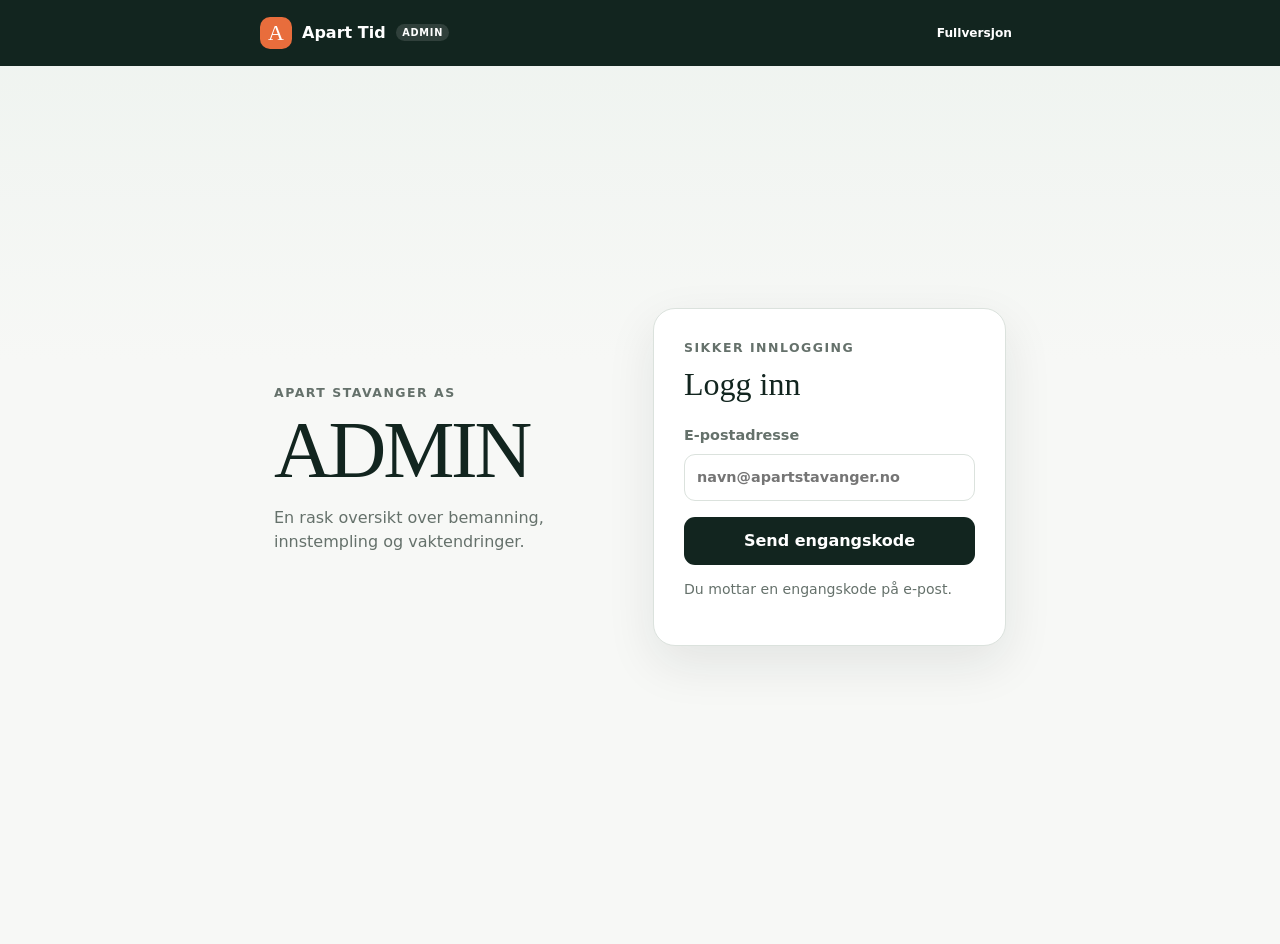
<file: admin-app.html>
<!doctype html>
<html lang="no">
<head>
  <meta charset="utf-8">
  <meta name="viewport" content="width=device-width,initial-scale=1,viewport-fit=cover">
  <meta name="theme-color" content="#12251f">
  <meta name="mobile-web-app-capable" content="yes">
  <meta name="apple-mobile-web-app-capable" content="yes">
  <meta name="apple-mobile-web-app-status-bar-style" content="black-translucent">
  <meta name="apple-mobile-web-app-title" content="Apart Admin">
  <title>Apart Tid ADMIN</title>
  <meta name="description" content="Mobil bemanningsoversikt for administrator i Apart Tid.">
  <link rel="manifest" href="/admin-manifest.webmanifest">
  <link rel="icon" href="/icons/apart-tid-192.png" sizes="192x192" type="image/png">
  <link rel="apple-touch-icon" href="/icons/apple-touch-icon.png">
  <link rel="stylesheet" href="/styles.css">
  <link rel="stylesheet" href="/admin-app.css">
</head>
<body class="admin-app-body">
  <header class="admin-app-topbar">
    <a class="admin-app-brand" href="/admin-app" aria-label="Apart Tid ADMIN"><span class="mark">A</span><span>Apart Tid <small>ADMIN</small></span></a>
    <div class="admin-app-head-actions"><a class="admin-app-full-link" href="/">Fullversjon</a><button id="logout" class="ghost hidden">Logg ut</button></div>
  </header>
  <div id="networkStatus" class="network-status hidden" role="status">Du er uten nett. Oppdateringer er utilgjengelige.</div>
  <aside id="pwaInstallBar" class="pwa-prompt hidden" aria-label="Installer Apart Tid ADMIN"><div><strong>Installer ADMIN-appen</strong><span>Åpne bemanningsoversikten direkte fra hjemskjermen.</span></div><div class="actions"><button id="dismissPwaInstall" class="small" type="button">Senere</button><button id="installPwa" class="primary" type="button">Installer</button></div></aside>
  <aside id="pwaUpdateBar" class="pwa-prompt hidden" aria-label="Oppdater Apart Tid ADMIN"><div><strong>Ny versjon er klar</strong><span>Oppdater for å bruke siste versjon.</span></div><div class="actions"><button id="dismissPwaUpdate" class="small" type="button">Senere</button><button id="updatePwa" class="primary" type="button">Oppdater nå</button></div></aside>

  <main class="admin-app-main">
    <section id="login" class="admin-app-login">
      <div class="admin-app-intro"><p class="eyebrow">Apart Stavanger AS</p><h1>ADMIN</h1><p>En rask oversikt over bemanning, innstempling og vaktendringer.</p></div>
      <form id="emailForm" class="card auth-card"><p class="eyebrow">Sikker innlogging</p><h2>Logg inn</h2><label>E-postadresse<input id="email" type="email" required autocomplete="email" placeholder="navn@apartstavanger.no"></label><button class="primary">Send engangskode</button><p class="hint">Du mottar en engangskode på e-post.</p></form>
      <form id="codeForm" class="card auth-card hidden"><p class="eyebrow">Sjekk e-posten din</p><h2>Skriv inn koden</h2><p id="sentTo" class="hint"></p><label>Engangskode<input id="code" inputmode="numeric" pattern="(?:[0-9]{6}|[0-9]{8})" maxlength="8" autocomplete="one-time-code" required placeholder="00000000"></label><button class="primary">Bekreft og logg inn</button><button id="back" type="button" class="link">Bruk en annen e-postadresse</button></form>
    </section>

    <section id="adminApp" class="hidden">
      <header class="admin-app-welcome"><div><p class="eyebrow">Bemanningsoversikt</p><h1 id="welcome">Hei</h1><p id="identity" class="muted"></p></div><span class="badge">Admin</span></header>

      <nav class="admin-app-date-nav" aria-label="Velg dag">
        <button id="previousDay" class="secondary" aria-label="Forrige dag">←</button>
        <button id="today" class="admin-app-date-button"><strong id="dateHeading">I dag</strong><span id="dateLabel"></span></button>
        <button id="nextDay" class="secondary" aria-label="Neste dag">→</button>
      </nav>

      <section id="summary" class="admin-app-summary" aria-label="Dagens status"></section>

      <section class="card admin-app-section">
        <div class="admin-app-section-head"><div><p class="eyebrow">Vaktliste</p><h2>Vakter denne dagen</h2></div><div class="admin-app-section-actions"><span id="rosterStatus" class="status draft"></span><button id="openAbsence" class="primary" type="button">+ Fravær</button></div></div>
        <p class="muted admin-app-section-note">Trykk på en vakt for å bytte ansatt.</p>
        <div id="shiftList" class="admin-app-shifts"><div class="empty">Henter vakter …</div></div>
        <div id="absenceList" class="admin-app-absences"></div>
      </section>

      <section class="card admin-app-section">
        <div class="admin-app-section-head"><div><p class="eyebrow">Oppfølging</p><h2>Gjøremål</h2></div><span id="taskBadge" class="status pending"></span></div>
        <div id="taskList"></div>
      </section>

      <a class="secondary admin-app-open-full" href="/">Åpne hele Apart Tid</a>
    </section>
  </main>

  <dialog id="quickShiftDialog"><form id="quickShiftForm" class="modal admin-quick-shift"><p class="eyebrow">Hurtigendring</p><h2 id="quickShiftHeading">Bytt ansatt på vakt</h2><input id="quickShiftId" type="hidden"><div id="quickShiftDetails" class="quick-shift-summary"></div><label>Velg ansatt<select id="quickShiftEmployee" required></select></label><label>Årsak til endringen<select id="quickShiftReason" required><option value="">Velg årsak</option><option value="Sykdom eller sykefravær">Sykdom eller sykefravær</option><option value="Annet fravær">Annet fravær</option><option value="Bytte mellom ansatte">Bytte mellom ansatte</option><option value="Annen bemanningsendring">Annen bemanningsendring</option></select></label><p id="quickShiftAvailability" class="dashboard-note hidden"></p><p class="hint">Ferie, permisjon, sykefravær og overlappende vakter kontrolleres før endringen lagres.</p><div class="quick-publish-actions"><button id="cancelQuickShift" type="button" class="secondary">Avbryt</button><button type="submit" class="secondary" data-publish="email">Lagre og varsle</button><button type="submit" class="primary" data-publish="silent">Lagre uten varsel</button></div></form></dialog>
  <dialog id="absenceDialog"><form id="absenceForm" class="modal admin-absence-modal"><p class="eyebrow">Manuell registrering</p><h2>Registrer fravær</h2><p class="muted">Fraværet godkjennes med én gang. Det sendes ikke varsel til den ansatte.</p><label>Ansatt<select id="absenceEmployee" required></select></label><label>Type fravær<select id="absenceType" required><option value="self_certification">Egenmelding</option><option value="medical_certificate">Sykmelding fra lege</option><option value="sick_child">Sykt barn</option><option value="vacation">Ferie</option><option value="leave">Permisjon</option></select></label><div class="grid"><label>Fra dato<input id="absenceStart" type="date" required></label><label>Til dato<input id="absenceEnd" type="date" required></label></div><p id="absenceRule" class="hint"></p><label>Merknad (valgfritt)<textarea id="absenceNote" rows="3" maxlength="1000" placeholder="Kort forklaring eller dokumentasjon"></textarea></label><div class="no-notification-note"><strong>Ingen varsling</strong><span>Registreringen lagres i endringsloggen, men den ansatte mottar ikke e-post.</span></div><div class="modal-actions"><button id="cancelAbsence" type="button" class="secondary">Avbryt</button><button class="primary">Registrer fravær</button></div></form></dialog>
  <dialog id="installHelpDialog"><div class="modal"><p class="eyebrow">Installer på iPhone eller iPad</p><h2>Legg ADMIN på hjemskjermen</h2><ol class="install-steps"><li>Åpne denne siden i Safari.</li><li>Trykk på Del-knappen.</li><li>Velg «Legg til på Hjem-skjermen».</li><li>Kontroller at navnet er «Apart Tid ADMIN», og trykk «Legg til».</li></ol><p class="hint">Ikonet åpner deretter direkte i ADMIN-oversikten og beholder innloggingen på denne enheten.</p><div class="modal-actions"><button id="closeInstallHelp" type="button" class="primary">Ferdig</button></div></div></dialog>
  <div id="toast" class="toast" role="status" aria-live="polite"></div>
  <script src="/admin-app.js" defer></script>
</body>
</html>
</file>
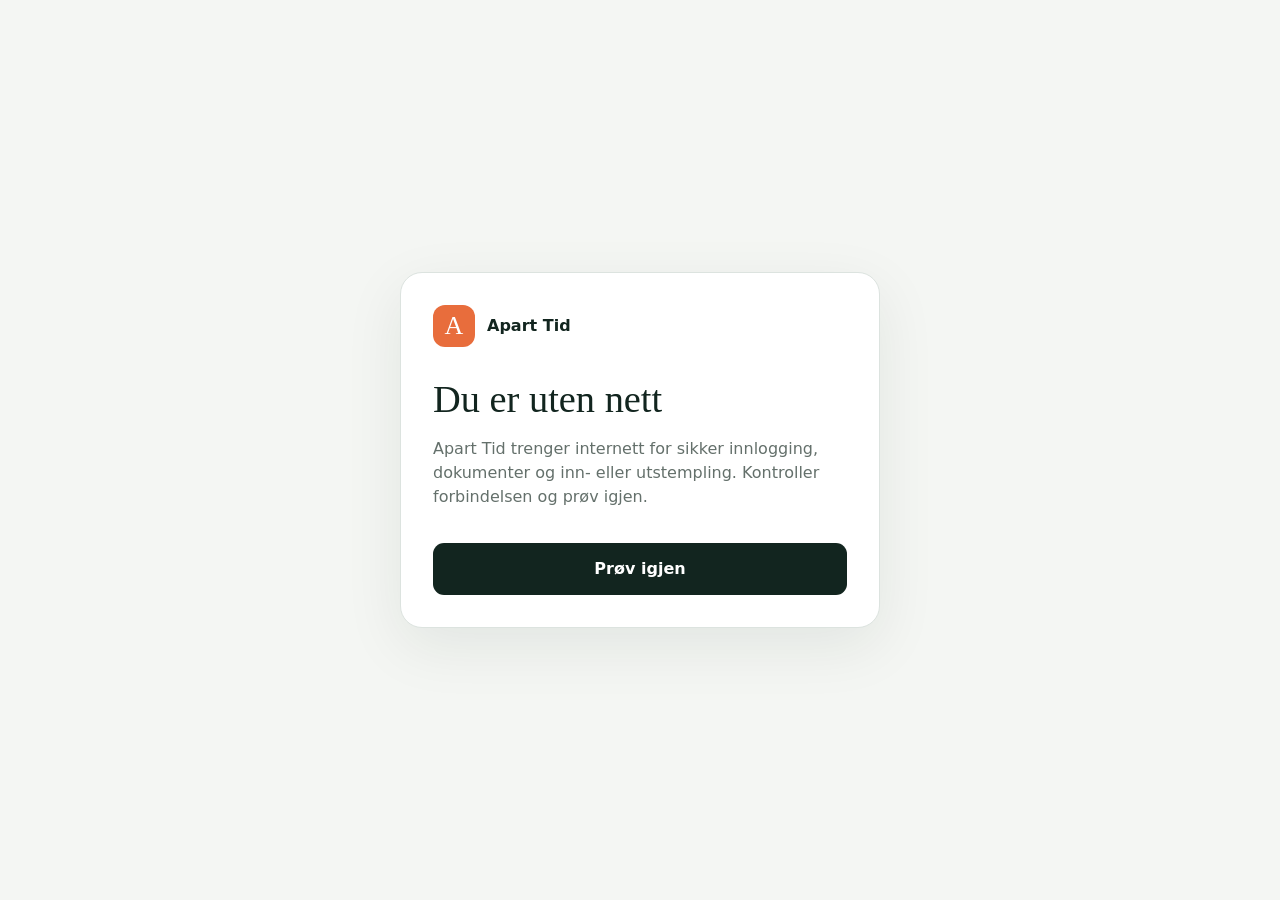
<file: offline.html>
<!doctype html>
<html lang="no">
<head>
  <meta charset="utf-8">
  <meta name="viewport" content="width=device-width,initial-scale=1,viewport-fit=cover">
  <meta name="theme-color" content="#12251f">
  <title>Uten nett · Apart Tid</title>
  <style>
    *{box-sizing:border-box}body{margin:0;min-height:100vh;display:grid;place-items:center;padding:24px;background:#f4f6f3;color:#12251f;font:16px/1.5 Inter,ui-sans-serif,system-ui,sans-serif}.card{width:min(480px,100%);padding:32px;background:#fff;border:1px solid #dce3df;border-radius:22px;box-shadow:0 18px 60px #12251f14}.brand{display:flex;align-items:center;gap:12px;font-weight:800}.mark{width:42px;height:42px;display:grid;place-items:center;border-radius:12px;background:#e86d3c;color:#fff;font:26px Georgia,serif}h1{margin:30px 0 10px;font:500 2.4rem Georgia,serif}p{color:#64706b}button{width:100%;margin-top:18px;border:0;border-radius:11px;padding:14px 18px;background:#12251f;color:#fff;font:inherit;font-weight:750;cursor:pointer}
  </style>
</head>
<body>
  <main class="card">
    <div class="brand"><span class="mark">A</span>Apart Tid</div>
    <h1>Du er uten nett</h1>
    <p>Apart Tid trenger internett for sikker innlogging, dokumenter og inn- eller utstempling. Kontroller forbindelsen og prøv igjen.</p>
    <button onclick="location.reload()">Prøv igjen</button>
  </main>
</body>
</html>
</file>
<file: styles.css>
:root{--ink:#12251f;--paper:#f3f6f2;--card:#fff;--muted:#65716b;--line:#dbe2dd;--accent:#e86d3c;--green:#1b7554;--red:#9a3d1c;--shadow:0 18px 50px rgba(18,37,31,.09)}
*{box-sizing:border-box}body{margin:0;background:var(--paper);color:var(--ink);font:16px/1.5 Inter,ui-sans-serif,system-ui,sans-serif}button,input,select{font:inherit}button{cursor:pointer}.hidden{display:none!important}.topbar{height:calc(72px + env(safe-area-inset-top));padding:env(safe-area-inset-top) max(20px,calc((100vw - 1440px)/2)) 0;display:flex;align-items:center;justify-content:space-between;background:var(--ink);color:#fff}.brand{display:flex;align-items:center;gap:12px;font-weight:800}.mark{width:34px;height:34px;display:grid;place-items:center;border-radius:10px;background:var(--accent);font:22px Georgia,serif}.ghost{border:1px solid #ffffff38;background:transparent;color:#fff;border-radius:10px;padding:9px 14px}main{max-width:1440px;margin:auto;padding:42px 20px max(80px,calc(60px + env(safe-area-inset-bottom)))}.login-shell{min-height:calc(100vh - 155px);display:grid;grid-template-columns:1.15fr .85fr;gap:48px;align-items:center}.intro h1,.page-head h1{font:500 clamp(3rem,7vw,5.5rem)/.98 Georgia,serif;letter-spacing:-.045em;margin:10px 0 22px}.intro>p:last-child{max-width:520px;color:var(--muted);font-size:1.1rem}.eyebrow{font-size:.78rem;text-transform:uppercase;letter-spacing:.12em;color:var(--muted);font-weight:800;margin:0 0 8px}.card{background:var(--card);border:1px solid var(--line);border-radius:22px;box-shadow:var(--shadow)}.auth-card{padding:30px}.auth-card h2,.section-head h2,.modal h2,.notice h2{font:500 2rem Georgia,serif;margin:0 0 22px}label{display:flex;flex-direction:column;gap:7px;font-weight:700;color:var(--muted);font-size:.9rem;margin-bottom:16px}input,select{width:100%;border:1px solid var(--line);border-radius:11px;padding:12px;background:#fff;color:var(--ink)}input:focus,select:focus{outline:3px solid #e86d3c2f;border-color:var(--accent)}button{border:0;border-radius:11px;padding:12px 16px;font-weight:750}.primary{background:var(--ink);color:#fff}.auth-card .primary{width:100%}.secondary{background:#fff;border:1px solid var(--line);color:var(--ink)}.danger{background:#fff1eb;color:var(--red);border:1px solid #efbca8}.link{background:transparent;color:var(--green);width:100%;margin-top:8px}.hint,.muted{color:var(--muted)}.hint{font-size:.88rem}.page-head,.section-head{display:flex;align-items:flex-end;justify-content:space-between;gap:20px}.page-head{align-items:center;margin-bottom:34px}.page-head h1{font-size:clamp(2.5rem,5vw,4.2rem);margin-bottom:8px}.badge{padding:7px 11px;border-radius:99px;background:#e4f3eb;color:#125c40;font-weight:750;font-size:.85rem}.notice{padding:26px}.notice p{margin-bottom:0}.section-head{margin:46px 0 16px}.section-head h2{margin:0}.tools{display:flex;gap:10px}.tools input{min-width:290px}.table-wrap{overflow:auto;padding:6px 18px}table{width:100%;min-width:850px;border-collapse:collapse}th,td{text-align:left;padding:15px 10px;border-bottom:1px solid var(--line)}th{color:var(--muted);font-size:.76rem;text-transform:uppercase;letter-spacing:.08em}tr:last-child td{border-bottom:0}.person{display:flex;align-items:center;gap:10px}.avatar{width:38px;height:38px;border-radius:50%;display:grid;place-items:center;background:#ffd9c8;font-weight:800}.status{display:inline-flex;padding:5px 9px;border-radius:99px;background:#edf0ee;font-size:.8rem}.status.active{background:#e4f3eb;color:#125c40}.actions{display:flex;gap:6px}.small{padding:8px 10px;background:transparent;color:var(--green)}.inactive{opacity:.56}.empty{padding:32px;text-align:center;color:var(--muted)}dialog{border:0;padding:0;border-radius:22px;width:min(620px,calc(100% - 30px));box-shadow:0 30px 90px #0005}dialog::backdrop{background:#0c1915b8;backdrop-filter:blur(3px)}.modal{padding:28px}.grid{display:grid;grid-template-columns:1fr 1fr;gap:14px}.modal-actions{display:flex;justify-content:flex-end;gap:10px;margin-top:22px}.toast{position:fixed;bottom:22px;left:50%;transform:translate(-50%,20px);background:var(--ink);color:#fff;padding:13px 18px;border-radius:12px;opacity:0;pointer-events:none;transition:.2s;box-shadow:var(--shadow)}.toast.show{opacity:1;transform:translate(-50%,0)}
.admin-tabs{display:flex;gap:6px;margin-top:18px;border-bottom:1px solid var(--line)}.admin-tab{border-radius:10px 10px 0 0;background:transparent;color:var(--muted)}.admin-tab.active{background:var(--card);color:var(--ink);box-shadow:0 -1px 0 var(--line),1px 0 0 var(--line),-1px 0 0 var(--line)}.report-actions{display:flex;align-items:flex-end;gap:10px}.report-actions label{margin:0}.report-actions input{min-width:170px}.report-summary{padding:22px;margin-bottom:16px}.report-summary strong{display:block;font:500 1.45rem Georgia,serif;margin-top:4px}.report-summary p{margin:5px 0 0}.summary-label{display:block;color:var(--muted);font-size:.78rem;text-transform:uppercase;letter-spacing:.08em;font-weight:800}
.employee-clock{display:grid;grid-template-columns:minmax(0,.85fr) minmax(0,1.15fr);gap:18px}.clock-card,.week-card{padding:28px}.clock-card h2,.week-card h2{font:500 2rem Georgia,serif;margin:0}.clock-head{display:flex;align-items:flex-start;justify-content:space-between;gap:18px}.clock-head p{margin:7px 0 0}.clock-dot{width:16px;height:16px;border-radius:50%;background:#a8b1ac;box-shadow:0 0 0 7px #edf0ee}.clock-dot.active{background:#1b8b62;box-shadow:0 0 0 7px #e4f3eb}.clock-action{width:100%;font-size:1.05rem;margin-top:30px;padding:15px}.week-card .section-head{margin:0 0 12px;align-items:center}.week-card .section-head>strong{font:500 1.65rem Georgia,serif}.time-row{display:flex;align-items:center;justify-content:space-between;padding:13px 0;border-top:1px solid var(--line)}.time-row span{display:flex;flex-direction:column}.time-row small{color:var(--muted);margin-top:2px}.scanner-modal video{display:block;width:100%;max-height:52vh;border-radius:14px;background:#0b1512;object-fit:cover}.qr-result{padding:26px;display:flex;align-items:center;justify-content:space-between;gap:30px}.qr-result img{width:min(320px,45%);aspect-ratio:1;background:#fff}.qr-result h3{font:500 1.8rem Georgia,serif;margin:0 0 8px}.download-link{display:inline-flex;text-decoration:none;padding:11px 15px;border-radius:11px;font-weight:750;margin-top:14px}
.network-status{position:fixed;z-index:80;top:calc(8px + env(safe-area-inset-top));left:50%;transform:translateX(-50%);width:min(620px,calc(100% - 24px));padding:10px 14px;border-radius:11px;background:#fff1eb;color:#8f2d1f;border:1px solid #efbca8;text-align:center;font-size:.86rem;font-weight:800;box-shadow:var(--shadow)}.pwa-prompt{position:fixed;z-index:70;left:50%;bottom:max(16px,env(safe-area-inset-bottom));transform:translateX(-50%);width:min(620px,calc(100% - 24px));display:flex;align-items:center;justify-content:space-between;gap:18px;padding:14px 16px;border:1px solid var(--line);border-radius:16px;background:#fff;box-shadow:0 18px 50px #12251f2b}.pwa-prompt>div:first-child{display:flex;flex-direction:column}.pwa-prompt span{color:var(--muted);font-size:.82rem}.pwa-prompt .actions{flex:none;align-items:center}.install-steps{padding-left:22px}.install-steps li{margin:10px 0}@media(max-width:600px){.pwa-prompt{align-items:stretch;flex-direction:column;gap:10px}.pwa-prompt .actions{display:grid;grid-template-columns:1fr 1fr}.pwa-prompt .actions button{width:100%}}
.notice-button{position:relative}.nav-notice{position:absolute;right:10px;top:-9px;max-width:190px;padding:4px 8px;border-radius:99px;background:#c8432f;color:#fff;font-size:.67rem;font-weight:850;line-height:1.15;box-shadow:0 3px 9px #0002;pointer-events:none;white-space:nowrap}.bulletin-card{grid-column:1/-1;padding:28px}.bulletin-card h2,.bulletin-admin-card h3{font:500 1.65rem Georgia,serif;margin:0}.bulletin-heading{display:flex;align-items:flex-start;justify-content:space-between;gap:16px;margin-bottom:14px}.bulletin-heading p:last-child{margin:5px 0 0}.bulletin-document{display:grid;grid-template-columns:minmax(0,1fr) auto;align-items:center;gap:16px;padding:15px 0;border-top:1px solid var(--line)}.bulletin-document>div{min-width:0}.bulletin-document strong,.bulletin-document small{display:block}.bulletin-document small{color:var(--muted);margin-top:4px}.bulletin-document .status{margin-left:8px;vertical-align:middle}.bulletin-admin-card{padding:22px}.bulletin-admin-card>h3{margin-top:28px}.bulletin-upload-grid{display:grid;grid-template-columns:1fr 1fr;gap:14px}.bulletin-upload-grid label{margin-bottom:8px}@media(max-width:600px){.bulletin-heading,.bulletin-document{align-items:flex-start;grid-template-columns:1fr}.bulletin-heading{display:flex;flex-direction:column}.bulletin-document .secondary{width:100%;text-align:center}.bulletin-upload-grid{grid-template-columns:1fr}.nav-notice{right:7px;font-size:.61rem}}
.month-picker{margin:0;min-width:155px}.time-summary{display:grid;grid-template-columns:repeat(3,1fr);gap:8px;margin:18px 0 12px}.time-summary>div{background:var(--paper);border-radius:12px;padding:12px}.time-summary span{display:block;color:var(--muted);font-size:.75rem}.time-summary strong{display:block;font:500 1.3rem Georgia,serif;margin-top:3px}.month-state{display:inline-flex;margin-bottom:12px;padding:5px 9px;border-radius:99px;background:#edf0ee;color:var(--muted);font-size:.78rem;font-weight:750}.month-state.approved,.month-state.locked{background:#e4f3eb;color:#125c40}
@media(max-width:760px){main{padding:28px 16px 70px}.login-shell,.employee-clock{grid-template-columns:1fr;gap:24px;align-content:center}.intro h1{font-size:3.2rem}.page-head,.section-head{align-items:flex-start;flex-direction:column}.tools,.report-actions{width:100%;flex-direction:column;align-items:stretch}.tools input,.report-actions input{min-width:0}.grid{grid-template-columns:1fr}.modal-actions button{flex:1}.admin-tabs{overflow-x:auto}.admin-tab{white-space:nowrap}.qr-result{flex-direction:column;align-items:flex-start}.qr-result img{width:100%}.time-summary{grid-template-columns:1fr 1fr}.time-summary>div:first-child{grid-column:1/-1}.month-picker{width:100%}}
textarea{width:100%;border:1px solid var(--line);border-radius:11px;padding:12px;background:#fff;color:var(--ink);font:inherit;resize:vertical}textarea:focus{outline:3px solid #e86d3c2f;border-color:var(--accent)}.work-status{display:flex;flex-direction:column;gap:2px;white-space:nowrap}.work-status strong{font-size:.87rem}.work-status small{color:var(--muted)}.work-status.clocked-in strong{color:var(--green)}
.report-filter{padding:20px;display:grid;grid-template-columns:150px 190px minmax(230px,1fr) auto;gap:12px;align-items:end}.report-filter label{margin:0}.report-toolbar{display:flex;align-items:center;justify-content:space-between;margin:22px 0 10px}.report-details{padding:22px;margin-top:14px}.report-details h3{font:500 1.5rem Georgia,serif;margin:0 0 12px}tfoot th{font-size:.85rem;color:var(--ink);border-top:2px solid var(--line)}
.approval-filter{padding:20px;display:grid;grid-template-columns:190px minmax(250px,1fr) auto;gap:12px;align-items:end}.approval-filter label{margin:0}.approval-summary{padding:22px;margin:18px 0 14px;display:grid;grid-template-columns:1fr 180px auto;gap:24px;align-items:center}.approval-summary strong{display:block;font:500 1.45rem Georgia,serif;margin-top:4px}.approval-summary p{margin:4px 0 0}
.month-lock-card{padding:22px;margin:14px 0;display:flex;align-items:center;justify-content:space-between;gap:20px}.month-lock-card strong{display:block;font:500 1.45rem Georgia,serif;margin-top:4px}.month-lock-card p{margin:4px 0 0}
.payroll-head{margin-top:58px}.payroll-controls{padding:20px;display:grid;grid-template-columns:180px auto minmax(240px,1fr) auto auto;gap:10px;align-items:end}.payroll-controls label{margin:0}
.payroll-print-heading{display:none}.payroll-detail table,.payroll-summary-table table{min-width:0}.numeric{text-align:right}.payroll-detail tr.employee-start td{border-top:3px solid var(--ink)}.payroll-detail tr.employee-start:first-child td{border-top:0}.payroll-detail tbody tr:nth-child(even){background:#f8faf8}.payroll-summary-title{margin:28px 0 10px}.payroll-summary-title h3{font:500 1.5rem Georgia,serif;margin:0}.payroll-summary-table{margin-bottom:26px}.payroll-summary-table table{min-width:0}
@media(max-width:760px){.report-filter,.approval-filter,.approval-summary,.payroll-controls{grid-template-columns:1fr}.report-toolbar,.month-lock-card{align-items:flex-start;gap:10px;flex-direction:column}.month-lock-card button,.payroll-controls button{width:100%}}
.hms-button{margin-top:10px}.hms-grid{display:grid;grid-template-columns:.85fr 1.15fr;gap:16px}.hms-card{padding:22px}.hms-card h3,.hms-modal h3{font:500 1.45rem Georgia,serif;margin:0 0 14px}.hms-modal h3{margin-top:28px}.hms-row{display:flex;justify-content:space-between;align-items:center;gap:12px;padding:12px 0;border-top:1px solid var(--line)}.hms-row>div:first-child{display:flex;flex-direction:column}.hms-row small,.hms-deviation small{color:var(--muted)}.hms-link{text-decoration:none}.hms-deviation{border-top:1px solid var(--line);padding:16px 0}.hms-deviation>div{display:flex;flex-direction:column;gap:5px}.hms-deviation p{margin:4px 0 10px}.hms-deviation label{margin-bottom:8px}@media(max-width:760px){.hms-grid{grid-template-columns:1fr}}
.employee-document-modal{max-height:88vh;overflow-y:auto}.employee-document-modal #employeeDocumentRows{margin-top:22px}.employee-document-modal .hms-row:first-child{border-top:0}@media(max-width:760px){.employee-document-modal .hms-row{align-items:flex-start;flex-direction:column}.employee-document-modal .actions{width:100%}.employee-document-modal .actions button{flex:1}}
.routine{background:#f4f6f4;border:1px solid var(--line);border-radius:14px;padding:16px;margin:18px 0}.routine h3{margin:0 0 8px!important}.routine ul{padding-left:20px;margin:0}.routine li{margin:7px 0}.check-row{display:flex;flex-direction:row;align-items:center;gap:10px}.check-row input{width:auto}.sick-admin-card{padding:22px}.sick-admin-card h3,.sick-modal>h3{font:500 1.45rem Georgia,serif}.sick-request{border-top:1px solid var(--line);padding:16px 0}.sick-request:first-child{border-top:0}.sick-request-head{display:flex;justify-content:space-between;gap:16px}.sick-request p{margin:6px 0}.sick-actions{display:grid;grid-template-columns:1fr auto auto;gap:8px;align-items:end;margin-top:12px}.sick-actions label{margin:0}.status.pending{background:#fff2cc;color:#745600}.status.rejected{background:#fde8e3;color:#8f2d1f}@media(max-width:760px){.sick-actions{grid-template-columns:1fr}.sick-request-head{flex-direction:column}}
.vacation-modal h3{font:500 1.45rem Georgia,serif}.carryover-box{border-top:2px solid var(--line);margin-top:26px;padding-top:6px}.vacation-admin-grid{display:grid;grid-template-columns:1fr 1fr;gap:16px;margin-top:16px}@media(max-width:760px){.vacation-admin-grid{grid-template-columns:1fr}}
.hr-grid{display:grid;grid-template-columns:1fr 1fr;gap:18px}.contract-preview{font:inherit;line-height:1.6;background:#f7f8f6;border:1px solid var(--line);border-radius:10px;padding:16px;max-height:520px;overflow:auto}.contract-preview section+section{border-top:1px solid var(--line);padding-top:14px;margin-top:14px}.contract-preview p{margin:5px 0}.sick-request details{margin:12px 0}.sick-request summary{cursor:pointer;font-weight:700}.status.locked{background:#fff3d8;color:#765300}.status.signed{background:#e6f4ea;color:#176b34}.module-toolbar,.module-head{display:flex;align-items:center;justify-content:space-between;gap:10px}.module-toolbar{margin:18px 0 10px}.contract-module{border:1px solid var(--line);border-radius:12px;padding:14px;margin-bottom:12px;background:#fff}.contract-module.inactive{opacity:.58;background:#f1f2f0}.contract-module label{margin-top:10px}.module-head .check-row{margin:0}.module-head .actions{flex-wrap:wrap}@media(max-width:900px){.hr-grid{grid-template-columns:1fr}}@media(max-width:600px){.module-head{align-items:flex-start;flex-direction:column}}
.file-drop{display:flex;align-items:center;gap:12px;min-height:48px;padding:7px;border:2px dashed var(--line);border-radius:11px;background:#fafbf9;transition:.18s}.file-drop input{width:auto;min-width:0;flex:1;border:0;padding:3px;background:transparent}.file-drop span{flex:none;color:var(--muted);font-weight:700;padding-right:7px}.file-drop.dragging{border-color:var(--accent);background:#fff1eb;box-shadow:0 0 0 3px #e86d3c1f}.file-name{color:var(--muted);font-weight:500}.file-drop.dragging span{color:var(--ink)}@media(max-width:520px){.file-drop{align-items:stretch;flex-direction:column}.file-drop span{padding:0 7px 5px}}
@media print{body.print-report .topbar,body.print-report main>*:not(#app),body.print-report .page-head,body.print-report .admin-tabs,body.print-report .admin-view:not(#summaryReportsPanel),body.print-report #summaryReportsPanel>.section-head,body.print-report .report-filter,body.print-report #printSummaryReport{display:none!important}body.print-report{background:#fff}body.print-report main{max-width:none;padding:0}body.print-report #app,body.print-report #adminPanel,body.print-report #summaryReportsPanel,body.print-report #summaryReportResult{display:block!important}body.print-report .card{box-shadow:none}body.print-report table{min-width:0;font-size:12px}}
@media print{body.print-payroll{background:#fff}body.print-payroll .topbar,body.print-payroll main>*:not(#app),body.print-payroll .page-head,body.print-payroll .admin-tabs,body.print-payroll .admin-view:not(#summaryReportsPanel),body.print-payroll #summaryReportsPanel>*:not(#payrollReportResult),body.print-payroll #payrollReportResult>.report-toolbar{display:none!important}body.print-payroll main{max-width:none;padding:0}body.print-payroll #app,body.print-payroll #adminPanel,body.print-payroll #summaryReportsPanel,body.print-payroll #payrollReportResult,body.print-payroll #payrollPrintable{display:block!important}body.print-payroll .payroll-print-heading{display:block;margin-bottom:22px}body.print-payroll .payroll-print-heading h2{font:500 2rem Georgia,serif;margin:5px 0}body.print-payroll .card{box-shadow:none;border-radius:0}body.print-payroll table{font-size:11px}body.print-payroll th,body.print-payroll td{padding:8px 9px}body.print-payroll .payroll-summary-title{break-before:auto}body.print-payroll tr{break-inside:avoid}@page{size:A4;margin:15mm}}
.course-admin-list{display:grid;gap:14px}.course-admin-card{padding:22px}.course-card-head{display:flex;align-items:flex-start;justify-content:space-between;gap:18px}.course-card-head h3{font:500 1.65rem Georgia,serif;margin:8px 0 0}.course-card-head p{margin:2px 0}.course-assign{display:grid;grid-template-columns:minmax(240px,1fr) auto;gap:10px;align-items:end;margin-top:18px}.course-assign label{margin:0}.course-log{margin-top:10px;border-top:1px solid var(--line)}.course-log>div{display:flex;justify-content:space-between;gap:14px;padding:9px 0;border-bottom:1px solid var(--line)}.course-log span:last-child{color:var(--muted)}#courseEditorDialog{width:min(920px,calc(100% - 30px));max-width:none}#courseEditorDialog .course-editor{width:100%;max-width:none;max-height:90vh;overflow-x:hidden;overflow-y:auto}.course-options{display:grid;gap:8px}.course-option-edit{display:grid;grid-template-columns:auto auto minmax(0,1fr);align-items:center;gap:8px;margin:0}.course-option-edit>input:first-child{width:auto}.course-option-edit span{font-size:.8rem;white-space:nowrap}.course-modal,.course-reader{width:100%;max-width:none;max-height:90vh;overflow-x:hidden;overflow-y:auto}#coursesDialog,#courseReaderDialog{width:min(800px,calc(100% - 30px));max-width:none}.course-group h3,.course-reader h3{font:500 1.4rem Georgia,serif}.course-group+.course-group{margin-top:26px}.course-employee-card{width:100%;display:flex;align-items:center;justify-content:space-between;gap:16px;text-align:left;background:#fff;border-top:1px solid var(--line);border-radius:0;padding:15px 0;color:var(--ink)}.course-employee-card span:first-child{display:flex;flex-direction:column}.course-employee-card small{color:var(--muted);margin-top:3px}.course-chapter{display:grid;grid-template-columns:38px 1fr;gap:14px;border-top:1px solid var(--line);padding:22px 0}.course-chapter>span{width:34px;height:34px;border-radius:50%;display:grid;place-items:center;background:var(--ink);color:#fff;font-weight:800}.course-chapter h3{margin:3px 0 10px}.course-chapter div{line-height:1.7}.course-reader fieldset{border:1px solid var(--line);border-radius:14px;padding:16px;margin:14px 0}.course-reader legend{font-weight:800;padding:0 5px}.test-option{display:flex;flex-direction:row;align-items:center;gap:10px;margin:9px 0;color:var(--ink);font-weight:500}.test-option input{width:auto}.status.draft{background:#edf0ee;color:var(--muted)}.status.archived{background:#eee;color:#666}@media(max-width:700px){#courseEditorDialog{width:calc(100% - 20px)}.course-card-head{flex-direction:column}.course-assign{grid-template-columns:1fr}.course-assign button{width:100%}.course-option-edit{grid-template-columns:auto 1fr}.course-option-edit>input:last-child{grid-column:1/-1}.course-log>div{flex-direction:column;gap:2px}}
.roster-heading{align-items:center}.roster-date-note{margin:4px 0 0}.roster-week-nav{display:flex;gap:8px}.roster-toolbar{padding:18px 20px;margin-bottom:14px;display:flex;align-items:center;justify-content:space-between;gap:18px}.roster-toolbar strong{display:block;font:500 1.35rem Georgia,serif}.roster-toolbar small{display:block}.roster-week{display:grid;grid-template-columns:repeat(7,minmax(0,1fr));gap:8px;align-items:stretch;padding-bottom:10px}.roster-day{min-width:0;height:100%;border:1px solid var(--line);border-radius:16px;background:#fff;overflow:hidden}.roster-day>header{height:76px;min-height:76px;padding:12px;border-bottom:1px solid var(--line);background:#e9efeb;display:flex;align-items:flex-start;justify-content:space-between;gap:6px}.roster-day-date{min-width:0;display:flex;flex-direction:column;gap:3px;line-height:1.15}.roster-day-date strong{font-size:.8rem;letter-spacing:.055em;text-transform:uppercase;white-space:nowrap}.roster-day-date span{color:var(--muted);font-size:.7rem;font-weight:650;white-space:nowrap}.roster-day>header button{flex:none;padding:4px;white-space:nowrap}.roster-day-body{padding:8px;display:flex;flex-direction:column}.roster-shift,.roster-absence{padding:10px;border-radius:11px;border-left:5px solid}.roster-shift{display:flex;flex-direction:column;gap:3px}.roster-day .roster-shift{height:160px;flex:none}.roster-shift-group,.roster-absence-group{display:flex;flex-direction:column;gap:8px;flex:none}.roster-shift-group.day-group{min-height:var(--day-shift-height,280px)}.roster-shift-group.evening-group{min-height:var(--evening-shift-height,280px)}.roster-shift-group.night-group{min-height:var(--night-shift-height,280px)}.roster-shift-group+.roster-shift-group{border-top:1px solid var(--line);padding-top:8px;margin-top:8px}.roster-absence-group{min-height:var(--absence-height,0);margin-bottom:8px}.roster-shift strong{font-size:.87rem;line-height:1.3;overflow-wrap:anywhere}.roster-day .roster-shift strong{min-height:2.6em}.roster-shift span,.roster-absence span{font-size:.76rem}.roster-shift.day{background:#fff2cc;border-color:#d39b00}.roster-shift.evening{background:#e4eef9;border-color:#3976ae}.roster-shift.night{background:#e8e4f3;border-color:#62518d}.roster-shift>div{display:flex;gap:3px;margin-top:auto}.roster-shift button{font-size:.7rem;padding:3px 5px}.roster-delete{color:var(--red)}.roster-absence{height:72px;background:#f7e7e1;border-color:var(--accent);display:flex;flex-direction:column;flex:none}.roster-hours{padding:20px;margin-top:10px}.roster-hours h3{font:500 1.45rem Georgia,serif;margin:0 0 10px}.roster-hours>div{display:flex;justify-content:space-between;padding:8px 0;border-top:1px solid var(--line)}.shift-setting-row{display:grid;grid-template-columns:130px 1fr auto 1fr;align-items:center;gap:10px;margin:12px 0}.shift-setting-row input{min-width:0}.roster-employee-modal{max-height:90vh;overflow-y:auto}.roster-employee-modal>.section-head{margin:0 0 18px;align-items:center}.employee-roster-week{display:grid;grid-template-columns:repeat(7,minmax(130px,1fr));gap:8px;overflow-x:auto}.employee-roster-week>section{min-height:180px;border:1px solid var(--line);border-radius:14px;padding:10px;background:#f8faf8}.employee-roster-week header{padding-bottom:9px;border-bottom:1px solid var(--line);margin-bottom:9px}.employee-roster-week header strong{text-transform:capitalize;font-size:.84rem}#employeeRosterDialog{width:min(1050px,calc(100% - 30px));max-width:none}@media(max-width:1100px) and (min-width:761px){.roster-week{grid-template-columns:repeat(2,minmax(0,1fr))}}@media(max-width:760px){.roster-toolbar,.roster-heading{align-items:stretch;flex-direction:column}.roster-toolbar .actions,.roster-week-nav{width:100%;display:grid;grid-template-columns:repeat(3,1fr)}.roster-toolbar .actions{grid-template-columns:1fr 1fr}.roster-week{grid-template-columns:1fr}.employee-roster-week{grid-template-columns:1fr;overflow:visible}.employee-roster-week>section{min-height:0}.shift-setting-row{grid-template-columns:1fr 1fr auto 1fr}.shift-setting-row strong{grid-column:1/-1}}
.roster-empty-slot{height:160px;display:grid;place-items:center;border:1px dashed #cad5ce;border-radius:11px;background:#f8faf8}.roster-night-slot{display:flex;flex-direction:column;gap:8px;flex:none}.roster-night-slot.night1{min-height:var(--night-one-height,160px)}.roster-night-slot.night2{min-height:var(--night-two-height,160px);border-top:1px dashed var(--line);padding-top:8px;margin-top:8px}.night-slot-empty{align-content:center;gap:8px}.night-slot-empty>span{display:flex;flex-direction:column;align-items:center;color:var(--muted);font-size:.72rem;font-weight:800}.night-slot-empty>span small{font-size:.66rem;font-weight:500}.roster-quick-add{width:46px;height:46px;padding:0;border-radius:50%;background:#e4f0e9;color:var(--green);font-size:1.75rem;font-weight:500;line-height:1;box-shadow:0 5px 14px rgba(18,37,31,.08)}.roster-quick-add:hover,.roster-quick-add:focus-visible{background:var(--green);color:#fff;outline:none}.roster-hours>.roster-hours-table{display:block;padding:0;border-top:0;overflow-x:auto}.roster-hours-table table{min-width:800px}.roster-hours-table th,.roster-hours-table td{padding:12px 10px}.roster-hours-table td:first-child strong,.roster-hours-table td:first-child small{display:block}.roster-hours-table td:first-child small{color:var(--muted);margin-top:2px}.roster-capacity-warning{background:#fff4e8}.status.roster-warning{background:#ffe0cf;color:#8b3518;font-weight:800}.roster-economy{display:grid;grid-template-columns:repeat(3,1fr);gap:12px;border-top:2px solid var(--line);margin-top:18px;padding-top:18px}.roster-economy>div{background:var(--paper);border-radius:13px;padding:14px}.roster-economy>div.attention{background:#fff1eb}.roster-economy span{display:block;color:var(--muted);font-size:.78rem}.roster-economy strong{display:block;font:500 1.4rem Georgia,serif;margin-top:3px}.roster-economy p{grid-column:1/-1;margin:0;color:var(--muted);font-size:.82rem}.roster-deviation{display:flex;flex-direction:column;min-width:150px}.roster-deviation strong{font-size:.82rem}.roster-deviation small{margin-top:2px}.roster-deviation.ok strong,.roster-deviation.ok small{color:var(--green)}.roster-deviation.warning strong,.roster-deviation.warning small{color:var(--red)}.time-deviation-row{background:#fff8f2}@media(max-width:760px){.roster-economy{grid-template-columns:1fr}.roster-economy p{grid-column:auto}}
.dashboard-heading{align-items:center}.dashboard-date-nav{display:flex;gap:8px}.dashboard-stats{display:grid;grid-template-columns:repeat(4,1fr);gap:12px;margin-bottom:16px}.dashboard-stat{padding:18px}.dashboard-stat span{display:block;color:var(--muted);font-size:.82rem}.dashboard-stat strong{display:block;font:500 1.75rem Georgia,serif;margin-top:4px}.dashboard-stat.attention{border-top:4px solid var(--accent);padding-top:15px}.dashboard-layout{display:grid;grid-template-columns:1.45fr .85fr;gap:16px}.dashboard-panel{padding:22px}.dashboard-panel-head{display:flex;align-items:center;justify-content:space-between;gap:12px;margin-bottom:10px}.dashboard-panel h3{font:500 1.55rem Georgia,serif;margin:0}.dashboard-people{display:grid;grid-template-columns:1fr 1fr;gap:0 10px}.dashboard-person{display:flex;align-items:center;gap:10px;padding:12px 0;border-top:1px solid var(--line)}.dashboard-person>div{min-width:0;flex:1}.dashboard-person strong,.dashboard-person small{display:block;white-space:nowrap;overflow:hidden;text-overflow:ellipsis}.dashboard-person small{color:var(--muted);font-size:.76rem}.dashboard-person-state{font-size:.7rem;font-weight:800;padding:4px 7px;border-radius:99px;background:#e4f3eb;color:#125c40;white-space:nowrap}.dashboard-person-state.away{background:#fff1eb;color:var(--red)}.dashboard-note{margin:12px 0 0;padding:12px;border-radius:11px;background:#e9f2ed;color:var(--green);font-size:.82rem}.dashboard-activity{margin-top:16px}.dashboard-task{display:grid;grid-template-columns:34px 1fr auto;align-items:center;gap:10px;padding:13px 0;border-top:1px solid var(--line)}.dashboard-task>div strong,.dashboard-task>div small{display:block}.dashboard-task>div small{color:var(--muted);font-size:.76rem}.dashboard-task-icon{width:32px;height:32px;border-radius:9px;display:grid;place-items:center;background:#fff2cc;color:#745600;font-weight:900;font-size:.78rem}.dashboard-task.done{opacity:.6}.dashboard-event{display:grid;grid-template-columns:9px 1fr auto;gap:10px;align-items:start;padding:11px 0;border-top:1px solid var(--line);font-size:.84rem}.dashboard-event>span{width:8px;height:8px;border-radius:50%;background:var(--green);margin-top:6px}.dashboard-event time{color:var(--muted);font-size:.76rem}@media(max-width:850px){.dashboard-stats{grid-template-columns:1fr 1fr}.dashboard-layout{grid-template-columns:1fr}.dashboard-people{grid-template-columns:1fr}}@media(max-width:600px){.dashboard-heading{align-items:stretch}.dashboard-date-nav{display:grid;grid-template-columns:1fr 1fr 1fr;width:100%}.dashboard-stats{grid-template-columns:1fr 1fr}.dashboard-stat{padding:14px}.dashboard-panel-head{align-items:flex-start;flex-direction:column}.dashboard-task{grid-template-columns:32px 1fr}.dashboard-task button{grid-column:1/-1;width:100%}}
.admin-day-roster{padding:22px;margin-bottom:16px}.admin-day-roster h3{font:500 1.55rem Georgia,serif;margin:0}.admin-day-roster .dashboard-panel-head p{margin:4px 0 0}.admin-day-shifts{display:grid;grid-template-columns:repeat(2,minmax(0,1fr));gap:10px}.admin-day-shift{display:grid;grid-template-columns:88px minmax(0,1fr) auto 18px;align-items:center;gap:12px;text-align:left;color:var(--ink);background:#fff;border:1px solid var(--line);border-left:5px solid;border-radius:13px;padding:14px;min-height:78px;box-shadow:none}.admin-day-shift.day{border-left-color:#d39b00;background:#fffdf5}.admin-day-shift.evening{border-left-color:#3976ae;background:#f8fbff}.admin-day-shift.night{border-left-color:#62518d;background:#fbfaff}.admin-day-shift:hover,.admin-day-shift:focus-visible{transform:translateY(-1px);box-shadow:0 7px 18px rgba(18,37,31,.08);outline:2px solid #255f4b33}.admin-day-shift-time{font-weight:850;white-space:nowrap}.admin-day-shift-person{min-width:0}.admin-day-shift-person strong,.admin-day-shift-person small{display:block;overflow:hidden;text-overflow:ellipsis;white-space:nowrap}.admin-day-shift-person small{color:var(--muted);margin-top:3px}.admin-day-shift-state{font-size:.7rem;font-weight:850;padding:5px 8px;border-radius:99px;white-space:nowrap;background:#edf0ee;color:var(--muted)}.admin-day-shift-state.clocked{background:#e4f3eb;color:#125c40}.admin-day-shift-state.away{background:#fde8e3;color:#8f2d1f}.admin-day-shift-arrow{font-size:1.6rem;color:var(--muted)}.admin-day-absences{display:flex;align-items:center;flex-wrap:wrap;gap:7px;margin-top:12px}.admin-day-absences>strong{font-size:.78rem;margin-right:3px}.admin-day-absences>span{font-size:.72rem;font-weight:750;background:#fde8e3;color:#8f2d1f;border-radius:99px;padding:5px 8px}.quick-shift-summary{display:flex;justify-content:space-between;gap:12px;padding:14px;margin:12px 0 20px;border-radius:12px;background:#f1f5f2}.quick-shift-summary span{color:var(--muted)}.quick-publish-actions{display:grid;grid-template-columns:auto 1fr 1fr;gap:8px;margin-top:20px}.dashboard-note.warning{background:#fff1eb;color:#8f2d1f}@media(max-width:760px){.admin-day-roster{padding:16px;margin-left:-4px;margin-right:-4px}.admin-day-shifts{grid-template-columns:1fr}.admin-day-shift{grid-template-columns:76px minmax(0,1fr) auto 14px;padding:13px 11px}.admin-day-shift-state{font-size:.66rem;padding:4px 6px}.quick-publish-actions{grid-template-columns:1fr}.quick-publish-actions button{width:100%}#adminQuickShiftDialog{width:calc(100% - 20px);margin:auto auto 10px;max-width:none}#adminQuickShiftDialog .modal{width:100%;max-width:none;border-radius:20px 20px 12px 12px}}
.roster-toolbar>.actions{flex-wrap:wrap;justify-content:flex-end}.no-notification-note{display:flex;flex-direction:column;gap:3px;margin-top:4px;padding:12px 14px;border:1px solid #d8e6de;border-radius:12px;background:#f3f8f5;color:var(--green)}.no-notification-note span{color:var(--muted);font-size:.84rem}.course-draft-status{margin:-12px 0 18px;padding:9px 11px;border-radius:10px;background:#edf5f0;color:var(--green);font-size:.82rem;font-weight:700}
.sick-followup-overview{padding:22px;margin:18px 0}.sick-followup-overview h3{font:500 1.45rem Georgia,serif;margin:0}.privacy-note{font-size:.74rem;font-weight:800;color:#8f2d1f;background:#fde8e3;border-radius:99px;padding:6px 10px}.followup-summary{display:grid;grid-template-columns:repeat(4,1fr);gap:10px;margin:16px 0}.followup-summary>div{background:#f3f6f4;border-radius:12px;padding:13px}.followup-summary span,.followup-summary strong{display:block}.followup-summary span{font-size:.75rem;color:var(--muted)}.followup-summary strong{font-size:1.4rem;margin-top:3px}.followup-summary .attention{background:#fff0ea;color:#8f2d1f}.followup-cases{display:grid;gap:8px}.followup-case{display:grid;grid-template-columns:minmax(0,1fr) auto 12px;align-items:center;gap:12px;width:100%;text-align:left;background:#fff;border:1px solid var(--line);border-radius:12px;padding:13px 14px;color:var(--ink)}.followup-case:hover{border-color:#9fb8aa;background:#f8fbf9}.followup-case span:first-child strong,.followup-case span:first-child small{display:block}.followup-case small{color:var(--muted);margin-top:3px}.followup-case-next{font-size:.76rem;font-weight:800;color:var(--green);text-align:right}.followup-case-next.overdue{color:#8f2d1f}.followup-case.closed{opacity:.64}#sickFollowupDialog{width:min(1050px,calc(100vw - 30px));max-width:none;overflow-x:hidden}.followup-modal{width:100%;max-width:none;min-width:0}.followup-dialog-head{display:flex;justify-content:space-between;align-items:flex-start;gap:18px}.followup-dialog-head h2{margin-bottom:4px}.followup-timeline{display:grid;grid-template-columns:repeat(6,minmax(0,1fr));gap:7px;margin:20px 0}.followup-step{min-width:0;padding:10px 8px;border:1px solid var(--line);border-radius:10px;background:#f7f8f7}.followup-step span,.followup-step strong,.followup-step small{display:block}.followup-step span{font-size:1.1rem}.followup-step strong{font-size:.72rem;margin:3px 0;overflow-wrap:anywhere}.followup-step small{font-size:.67rem;color:var(--muted)}.followup-step.done{background:#e5f3eb;color:#176b34}.followup-step.soon{background:#fff6d9;color:#745600}.followup-step.overdue{background:#fde8e3;color:#8f2d1f}.followup-section{border:1px solid var(--line);border-radius:12px;padding:0 16px;margin:10px 0}.followup-section>summary{cursor:pointer;font-weight:850;padding:15px 0}.followup-section>form,.followup-section>div{padding-bottom:16px}.followup-inline-form{border-top:1px solid var(--line);padding-top:14px}.followup-log{display:flex;justify-content:space-between;align-items:flex-start;gap:12px;padding:12px 0;border-bottom:1px solid var(--line)}.followup-log:last-child{border-bottom:0}.followup-log strong,.followup-log small{display:block}.followup-log small{color:var(--muted);margin-top:3px}.followup-log p{margin:7px 0 0;white-space:pre-wrap}.followup-log select{width:auto;min-width:110px;margin:0}@media(max-width:760px){.followup-summary{grid-template-columns:1fr 1fr}.followup-case{grid-template-columns:minmax(0,1fr) 12px}.followup-case-next{grid-column:1/2;text-align:left}.followup-timeline{grid-template-columns:1fr 1fr}.followup-dialog-head{flex-direction:column}#sickFollowupDialog{width:calc(100vw - 18px)}.followup-modal{width:100%;padding:20px}}@media print{body:has(#sickFollowupDialog[open])>header,body:has(#sickFollowupDialog[open])>main>*:not(#sickFollowupDialog),#sickFollowupDialog .followup-dialog-head .actions,#sickFollowupDialog form button{display:none!important}#sickFollowupDialog{position:static;display:block;width:100%;max-height:none;border:0;padding:0}#sickFollowupDialog .followup-modal{width:100%;box-shadow:none}.followup-section{break-inside:avoid}.followup-section[open]{display:block}}


.clock-message{margin:14px 0;padding:14px 16px;border-radius:12px;border:1px solid #cbd9d0;line-height:1.55;overflow-wrap:anywhere}.clock-message.info{background:#f0f5f2;color:#233e32}.clock-message.success{background:#e5f4ea;border-color:#94c7a5;color:#175d32;font-weight:700}.clock-message.error{background:#fff0ea;border:2px solid #b7492d;color:#812d1d;font-weight:700}.location-help{margin:16px 0;border:1px solid var(--line);border-radius:12px;padding:12px 14px;line-height:1.55}.location-help summary{cursor:pointer;font-weight:750}.location-help ul{padding-left:20px}.location-help li+li{margin-top:12px}.location-help p,.location-help li{font-size:.9rem}.position-test-card{padding:24px;margin-top:18px}.position-test-card h3{margin-top:0}#scanClock{min-height:60px;font-size:1.15rem}#scanClock:disabled{opacity:.65;cursor:wait}

#clockLogDialog{width:min(850px,calc(100vw - 24px));max-width:none}.clock-log-modal{width:100%;max-width:none;max-height:88vh;overflow:auto}.clock-log-row{padding:12px 14px;border:1px solid var(--line);border-radius:10px;margin:8px 0;overflow-wrap:anywhere}.clock-log-row small{display:block;color:var(--muted);margin-top:5px}.clock-log-row p{margin:8px 0 0}.clock-log-row.attention{border-color:#dbab67;background:#fff5e6}.clock-log-modal details{margin-top:20px}.clock-log-modal summary{cursor:pointer;font-weight:750}.clock-log-modal .actions{flex-wrap:wrap}

/* Clock register fits the existing admin width and stacks cleanly on phones. */
.stamping-filters{display:grid;grid-template-columns:repeat(4,minmax(0,1fr)) auto;gap:14px;align-items:end}
.stamping-filters input,.stamping-filters select{width:100%;min-width:0}
.stamping-list{display:grid;gap:14px}.stamp-card{min-width:0;padding:20px}
.stamp-card-head{display:flex;justify-content:space-between;gap:12px;align-items:start}
.stamp-reference{display:block;font-size:11px;color:var(--muted);margin-top:5px;font-variant-numeric:tabular-nums}
.stamp-times{display:grid;grid-template-columns:repeat(3,minmax(0,1fr));gap:18px;margin:18px 0 8px}
.stamp-times span{display:block;font-size:11px;color:var(--muted);margin-bottom:5px}
.stamp-times strong{font-size:13px;font-variant-numeric:tabular-nums}
.stamp-deleted{border-left:4px solid #a45b43}.stamp-deletion{padding:12px;background:#fff4ed;border-radius:8px;font-size:13px;overflow-wrap:anywhere}
.stamp-history{margin-top:12px}.stamp-history summary{cursor:pointer;font-size:12px}.stamp-history small{display:block}
.stamping-pagination{margin:18px 0}.stamp-card p{overflow-wrap:anywhere}
#deleteStampDialog{width:min(560px,calc(100vw - 28px))}#deleteStampDialog p{overflow-wrap:anywhere}
@media(max-width:850px){.stamping-filters{grid-template-columns:repeat(2,minmax(0,1fr))}.stamping-filters button{grid-column:1/-1}}
@media(max-width:520px){.stamp-times{grid-template-columns:1fr;gap:10px}.stamp-times>div{display:flex;justify-content:space-between;gap:12px}.stamp-card{padding:16px}}

.roster-stamp{align-self:flex-start;white-space:nowrap;margin-top:3px;background:rgba(255,255,255,.65)}
.roster-stamped{font-size:.65rem;margin-top:3px;overflow-wrap:anywhere;color:var(--green)}
#stampShiftDialog{width:min(620px,calc(100vw - 28px))}#stampShiftDialog p{overflow-wrap:anywhere}
#stampShiftDialog input{min-width:0;max-width:100%}
@media(max-width:520px){#stampShiftDialog .grid{grid-template-columns:1fr}}

/* Diploma actions remain separate from the course-opening button. */
.course-completion{margin-bottom:12px}
.course-completion .course-employee-card{width:100%;margin-bottom:6px}
.course-diploma-download{white-space:nowrap}
.course-log>div{flex-wrap:wrap;gap:8px}

/* Weekly review: keep the work area within the page at desktop and phone sizes. */
.weekly-controls{display:flex;flex-wrap:wrap;align-items:end;gap:12px;padding:18px;margin:14px 0}.weekly-controls label{min-width:150px;flex:1}.weekly-controls label input,.weekly-controls label select{width:100%}.weekly-overview{padding:22px;margin-bottom:18px}.weekly-overview progress{width:100%;height:12px;accent-color:var(--green);margin:4px 0 16px}.weekly-workspace{display:grid;grid-template-columns:minmax(180px,240px) minmax(0,1fr);gap:18px;align-items:start}.weekly-sidebar{padding:16px;position:sticky;top:15px}.weekly-person{display:block;width:100%;text-align:left;padding:12px;margin:6px 0;border:1px solid var(--line);background:#fff;border-radius:10px;overflow-wrap:anywhere}.weekly-person strong,.weekly-person small{display:block}.weekly-person small{margin-top:5px;color:var(--muted)}.weekly-person.selected{background:#eaf2ed;border-color:var(--green)}.weekly-employee-head,.weekly-employee-summary,.weekly-completed-list,.weekly-report{padding:22px;margin-bottom:16px}.weekly-completed-list:empty{display:none}.weekly-day{padding:16px;background:#fff;border:1px solid var(--line);border-radius:14px;margin:10px 0}.weekly-day-head{display:flex;flex-wrap:wrap;align-items:center;justify-content:space-between;gap:8px}.weekly-day h4{margin:0;text-transform:capitalize}.weekly-day h4 small{font-weight:400;color:var(--muted);margin-left:8px}.weekly-planned{font-size:.8rem;padding:10px 0;color:var(--muted)}.weekly-planned>div{display:flex;flex-wrap:wrap;gap:8px;align-items:center;margin:5px 0}.weekly-entry{display:grid;grid-template-columns:minmax(0,1fr) auto;gap:10px;padding:14px 0;border-top:1px solid var(--line)}.weekly-entry small{display:block;color:var(--muted);margin-top:4px;overflow-wrap:anywhere}.weekly-entry.approved{border-left:3px solid #31824b;padding-left:10px}.weekly-entry-actions{grid-column:1/-1;display:flex;flex-wrap:wrap;align-items:center;gap:8px}.weekly-check{display:flex;align-items:center;gap:7px;margin-left:auto;font-size:.85rem;white-space:nowrap}.weekly-check input{width:19px;height:19px;accent-color:var(--green);margin:0}.weekly-summary{display:grid;grid-template-columns:repeat(auto-fit,minmax(140px,1fr));gap:12px}.weekly-summary>div{background:#f3f6f4;border-radius:10px;padding:12px}.weekly-summary span,.weekly-summary strong{display:block}.weekly-summary span{font-size:.75rem;color:var(--muted)}.weekly-summary strong{margin-top:5px}.weekly-warning{color:#8f2d1f;font-weight:600}.weekly-completed{padding:12px 0;border-bottom:1px solid var(--line)}.weekly-completed summary{cursor:pointer;font-weight:650;margin-bottom:10px}.weekly-report .table-wrap{margin:16px 0;max-width:100%;overflow:auto}.weekly-report table{min-width:0;table-layout:auto;width:100%;font-size:.82rem}.weekly-report th,.weekly-report td{padding:10px 8px;overflow-wrap:anywhere}.weekly-report td:not(:first-child){font-variant-numeric:tabular-nums}.weekly-report .section-head{flex-wrap:wrap}#weeklyRevisions:empty{display:none}#monthlyReviewDetails{margin-top:30px}#monthlyReviewDetails>summary{cursor:pointer;font-weight:700;padding:16px 0}
@media(max-width:760px){.weekly-workspace{grid-template-columns:1fr}.weekly-sidebar{position:static}#weeklyPeople{display:grid;grid-template-columns:repeat(auto-fit,minmax(160px,1fr));gap:8px}.weekly-person{margin:0}.weekly-controls{gap:8px;padding:12px}.weekly-employee-head,.weekly-employee-summary,.weekly-completed-list,.weekly-report{padding:16px}.weekly-report .table-wrap{overflow:auto}.weekly-report table{min-width:550px}.weekly-check{margin-left:0}}

/* Admin payroll dashboard: full width, tables contain their own mobile overflow. */
.payroll-cost-panel{margin-top:20px;padding:22px;min-width:0;width:100%;max-width:100%;overflow-wrap:anywhere}
.payroll-cost-panel h3{font:500 1.55rem Georgia,serif;margin:0}
.payroll-cost-panel .dashboard-panel-head>div,.payroll-cost-panel #payrollCostContent{min-width:0;max-width:100%}
.payroll-cost-panel #payrollCostStatus{margin:12px 0}
.payroll-cost-panel #payrollCostPlan{max-width:100%;white-space:normal;text-align:left}.payroll-cost-controls{display:flex;align-items:end;gap:10px;flex-wrap:wrap}.payroll-cost-controls label{margin:0;min-width:0;max-width:100%}.payroll-cost-controls input{width:190px;max-width:100%;min-width:0}.payroll-cost-cards{display:grid;grid-template-columns:repeat(4,minmax(0,1fr));gap:12px;margin:18px 0}.payroll-cost-stat{padding:18px;background:var(--bg,#f4f6f3);border:1px solid #e2e9e3;border-radius:12px;min-width:0;display:flex;flex-direction:column;gap:8px}.payroll-cost-stat>span{font-weight:600;overflow-wrap:anywhere;min-width:0}.payroll-cost-stat strong{font-size:clamp(1.3rem,2.1vw,1.85rem);line-height:1.2;overflow-wrap:anywhere}.payroll-cost-stat small{min-width:0;overflow-wrap:anywhere;color:#657569;line-height:1.45}.payroll-cost-stat.forecast{background:#e8f1eb;border-color:#b8d0c0}.payroll-cost-bar{display:flex;gap:2px;height:14px;border-radius:8px;overflow:hidden;background:#edf0ec;margin-top:22px}.payroll-cost-legend{display:grid;grid-template-columns:repeat(auto-fit,minmax(min(100%,210px),1fr));gap:10px 18px;font-size:.82rem;margin:14px 0}.payroll-cost-legend>span{display:flex;align-items:baseline;gap:6px;flex-wrap:wrap;min-width:0;max-width:100%;overflow-wrap:anywhere}
.payroll-cost-legend strong{font-variant-numeric:tabular-nums}
.payroll-cost-legend i{flex:0 0 10px}.payroll-cost-legend i{display:inline-block;width:10px;height:10px;border-radius:3px}.payroll-cost-bar .actual,.payroll-cost-legend .actual{background:#235c44}.payroll-cost-bar .provisional,.payroll-cost-legend .provisional{background:#7ca895}.payroll-cost-bar .remaining,.payroll-cost-legend .remaining{background:#6a98b8}.payroll-cost-bar .unrecorded,.payroll-cost-legend .unrecorded{background:#d4a455}.payroll-cost-bar .estimate,.payroll-cost-legend .estimate{background:#b8b6d3}.payroll-cost-warning{padding:10px 14px;border-left:3px solid #c99c47;background:#fff7e7;border-radius:5px;font-size:.86rem;line-height:1.5}.payroll-cost-details{margin:18px 0}.payroll-cost-details summary,.payroll-planning summary{cursor:pointer;font-weight:600;line-height:1.5}.payroll-cost-table-wrap{overflow-x:auto;max-width:100%}.payroll-cost-table-wrap table{width:100%;min-width:0;font-size:.8rem}.payroll-cost-table-wrap th,.payroll-cost-table-wrap td{padding:10px 8px;text-align:right;white-space:nowrap;border-bottom:1px solid #e7ece8}.payroll-cost-table-wrap th:first-child,.payroll-cost-table-wrap td:first-child,.payroll-cost-table-wrap th:last-child,.payroll-cost-table-wrap td:last-child{text-align:left}
.payroll-cost-table-wrap th:last-child,.payroll-cost-table-wrap td:last-child{white-space:normal;overflow-wrap:anywhere;min-width:110px;max-width:220px}.payroll-planning{margin:12px 0;padding:16px}.payroll-plan-days{display:grid;grid-template-columns:repeat(7,minmax(0,1fr));gap:8px}.payroll-plan-day{display:flex;align-items:center;gap:8px;background:#f3f6f3;padding:10px;border-radius:8px;min-width:0;margin:0;cursor:pointer}.payroll-plan-day input{width:18px;height:18px;flex:none;margin:0}.payroll-plan-day strong,.payroll-plan-day small{display:block;font-size:.75rem}.payroll-plan-day small{margin-top:4px;color:#627267}.payroll-cost-panel .dashboard-panel-head{flex-wrap:wrap;gap:14px}@media(max-width:1000px){.payroll-cost-cards{grid-template-columns:repeat(2,minmax(0,1fr))}.payroll-plan-days{grid-template-columns:repeat(4,minmax(0,1fr))}}@media(max-width:600px){.payroll-cost-panel{padding:18px}.payroll-cost-cards{grid-template-columns:minmax(0,1fr);gap:10px}.payroll-cost-stat{padding:12px}.payroll-plan-days{grid-template-columns:repeat(2,minmax(0,1fr))}.payroll-cost-controls{width:100%}}

/* Absence periods are independent of scheduled shifts and visible only to ADMIN. */
.roster-absence-overview{padding:22px;margin:14px 0;min-width:0;max-width:100%}.roster-absence-heading{display:flex;justify-content:space-between;align-items:start;gap:12px}.roster-absence-heading h3{font:500 1.55rem Georgia,serif;margin:0}.roster-absence-heading .hint{margin:6px 0 12px}.roster-absence-period{display:grid;grid-template-columns:minmax(180px,1.5fr) minmax(0,5fr);gap:16px;padding:14px 0;border-top:1px solid var(--line);align-items:center}.roster-absence-period>div:first-child{min-width:0;overflow-wrap:anywhere}.roster-absence-period>div:first-child>strong,.roster-absence-period>div:first-child>span,.roster-absence-period>div:first-child>small{display:block}.roster-absence-period>div:first-child>small{color:var(--muted);margin:4px 0}.roster-absence-days{display:grid;grid-template-columns:repeat(7,minmax(0,1fr));gap:6px;min-width:0}.roster-absence-day{padding:10px 5px;border:1px solid var(--line);border-radius:9px;text-align:center;min-width:0;color:var(--muted);overflow-wrap:anywhere}.roster-absence-day.absent{background:#f7e7e1;color:var(--ink);border-color:#deb6a6}.roster-absence-day strong,.roster-absence-day span,.roster-absence-day small{display:block;font-size:.72rem}.roster-absence-day strong{text-transform:uppercase}.roster-absence-day small{margin-top:6px}.roster-absence{height:96px;min-width:0;overflow-wrap:anywhere}.roster-absence strong{font-size:.78rem;line-height:1.3}.roster-absence small{font-size:.65rem;color:var(--muted);margin-top:auto}.deleted-sick-history{margin-top:20px}.deleted-sick-history summary{cursor:pointer;font-weight:700;padding:12px 0}.deleted-sick-history .sick-request{opacity:.8}.sick-request>.danger{margin-top:12px}@media(max-width:900px){.roster-absence-period{grid-template-columns:minmax(0,1fr)}.roster-absence-overview{padding:18px}}@media(max-width:600px){.roster-absence-days{gap:3px}.roster-absence-day{padding:8px 2px}.roster-absence-day strong{font-size:.6rem}}

/* Preserve the origin of auto-closed entries, including after ADMIN corrections. */
.auto-clock-badge{display:inline-block;max-width:100%;margin:4px 0 2px;padding:3px 8px;border:1px solid #e6bf79;border-radius:6px;background:#fff3d9;color:#714800;font-size:12px;font-weight:700;line-height:1.4;white-space:normal;overflow-wrap:anywhere;vertical-align:middle}
.time-row .auto-clock-badge,.weekly-entry .auto-clock-badge{display:table}
.weekly-entry>div:first-child{min-width:0;overflow-wrap:anywhere}

.control-panel{margin-top:24px;padding:22px;min-width:0;width:100%;max-width:100%;overflow-wrap:anywhere}.control-panel .dashboard-panel-head{flex-wrap:wrap;gap:12px}.control-panel .dashboard-panel-head>div{flex:1 1 auto;min-width:0;max-width:100%}.control-panel .dashboard-panel-head>button{flex:none;max-width:100%;white-space:normal}.control-panel #controlStatus{line-height:1.6}.control-panel #controlWarnings,.control-panel #controlRows{min-width:0;max-width:100%}.control-panel h3{margin:0}.control-filters{display:flex;gap:14px;flex-wrap:wrap;margin:18px 0}.control-filters label{flex:1 1 180px;min-width:0;max-width:280px}.control-filters select{width:100%}.control-list{display:grid;grid-template-columns:repeat(2,minmax(0,1fr));gap:14px}.control-item{min-width:0;max-width:100%;display:flex;flex-direction:column;padding:18px;border:1px solid #dde5df;border-radius:12px;background:#fafcfb}.control-item.priority{border-left:4px solid #b25e27}.control-item-top{display:flex;justify-content:space-between;align-items:flex-start;gap:10px;flex-wrap:wrap}.control-item-top>div{min-width:0;flex:1 1 180px}.control-item h4{margin:0 0 6px;font-size:15px}.control-item p{font-size:13px;line-height:1.5;margin:8px 0}.control-label{font-size:11px;font-weight:700;background:#e9eeeb;padding:4px 8px;border-radius:6px}.priority .control-label{background:#fff0dc;color:#864515}.control-evidence{display:grid;gap:5px;font-size:12px;line-height:1.5;color:#52665b;margin:12px 0}.control-comment{border-top:1px solid #dce4df;padding-top:10px;margin:12px 0;font-size:12px}.control-comment p{white-space:pre-wrap}.control-item .actions{flex-wrap:wrap;gap:8px;margin-top:auto;padding-top:4px;min-width:0}.control-item button{white-space:normal;max-width:100%}.control-warning{padding:12px 14px;border:1px solid #e6bf79;background:#fff3d9;border-radius:8px;color:#714800;font-size:13px;line-height:1.5}.control-rules{border-top:1px solid #e0e7e2;margin-top:18px;padding-top:14px;font-size:13px;line-height:1.6}.control-rules summary{cursor:pointer;font-weight:700}#controlMore{margin-top:16px}#controlDialog{width:min(540px,calc(100vw - 32px));max-width:100%;box-sizing:border-box}#controlDialog form{min-width:0}#controlComment{width:100%;box-sizing:border-box}#controlDialogCase{overflow-wrap:anywhere}@media(max-width:760px){.control-list{grid-template-columns:minmax(0,1fr)}.control-item{padding:14px}.control-filters label{max-width:none}.control-panel{padding:18px}}

/* Published roster costs: contained cards below activity, independent of forecast. */
.published-cost-panel{margin-top:20px;min-width:0;max-width:100%;overflow-wrap:anywhere}
.published-cost-panel .dashboard-panel-head{flex-wrap:wrap;gap:12px}
.published-cost-panel .dashboard-panel-head>div{min-width:0;flex:1 1 auto}
.published-cost-panel .dashboard-panel-head>button{flex:none;max-width:100%;white-space:normal}
.published-cost-panel h3{margin:0}
.published-cost-cards{display:grid;grid-template-columns:repeat(auto-fit,minmax(min(100%,190px),1fr));gap:12px;min-width:0}
.published-cost-stat{display:flex;flex-direction:column;min-width:0;max-width:100%;padding:16px;border:1px solid var(--line);border-radius:12px;background:#f4f7f4}
.published-cost-stat h4{font-size:14px;line-height:1.5;margin:0 0 5px}
.published-cost-stat p{margin:5px 0;font-size:12px;line-height:1.5}
.published-cost-stat .published-cost-value{display:block;font-size:clamp(20px,2vw,26px);line-height:1.3;font-weight:800;margin:8px 0;font-variant-numeric:tabular-nums}
.published-cost-period,.published-cost-coverage{color:var(--muted)}
.published-cost-coverage.incomplete,.published-cost-missing{color:#805414}
.published-cost-comparison{margin-top:auto;padding-top:12px;border-top:1px solid var(--line)}
.published-cost-change{font-weight:700}
.published-cost-change.increase{color:#9a3d1c}
.published-cost-change.decrease{color:#1b7554}
.published-cost-change.neutral{color:var(--muted)}
.published-cost-basis{margin-top:16px;font-size:12px;line-height:1.6}
.published-cost-basis summary{cursor:pointer;font-weight:700}
@media(max-width:600px){.published-cost-panel{padding:18px}.published-cost-cards{grid-template-columns:minmax(0,1fr)}}

.roster-stamped{display:block;min-height:0;max-height:58px;overflow-y:auto;line-height:1.25}
.roster-stamped>span{display:block}
.roster-stamped .roster-stamp-references{display:flex;flex-wrap:wrap;gap:2px 5px}
.roster-shift .roster-stamp-reference{background:transparent;border:0;border-radius:0;padding:1px 0;font:inherit;color:inherit;text-decoration:underline;text-underline-offset:2px;overflow-wrap:anywhere}
.roster-stamp-reference:focus-visible{outline:2px solid var(--green);outline-offset:2px}
.roster-stamp-attention{color:#864515}

/* Custom shifts keep equal row heights across the entire week. */
.roster-shift-group.custom-group{min-height:var(--custom-shift-height,160px)}
.roster-shift.custom,.admin-day-shift.custom{background:#edf4f1;border-left-color:#467c70}
.roster-shift-error{color:#9c3326;overflow-wrap:anywhere}.roster-shift-error:empty{display:none}
</file>
<file: admin-app.css>
.admin-app-body{min-height:100vh;background:linear-gradient(180deg,#eef3ef 0,#f7f8f6 360px)}
.admin-app-topbar{height:calc(66px + env(safe-area-inset-top));padding:env(safe-area-inset-top) max(16px,calc((100vw - 760px)/2)) 0;display:flex;align-items:center;justify-content:space-between;gap:14px;background:var(--ink);color:#fff;position:sticky;top:0;z-index:30}
.admin-app-brand{display:flex;align-items:center;gap:10px;color:#fff;text-decoration:none;font-weight:850}.admin-app-brand .mark{width:32px;height:32px}.admin-app-brand small{margin-left:5px;padding:3px 6px;border-radius:99px;background:#ffffff20;font-size:.61rem;letter-spacing:.08em;vertical-align:2px}
.admin-app-head-actions{display:flex;align-items:center;gap:8px}.admin-app-full-link{color:#fff;text-decoration:none;font-size:.76rem;font-weight:800;padding:8px}.admin-app-head-actions .ghost{padding:8px 10px;font-size:.76rem}
.admin-app-main{max-width:760px;padding:26px 14px max(82px,calc(66px + env(safe-area-inset-bottom)))}
.admin-app-login{min-height:calc(100vh - 130px);display:grid;grid-template-columns:1fr 1fr;gap:26px;align-items:center}.admin-app-intro h1{font:500 clamp(3.5rem,10vw,5rem)/1 Georgia,serif;letter-spacing:-.04em;margin:6px 0}.admin-app-intro>p:last-child{color:var(--muted);max-width:360px}
.admin-app-welcome{display:flex;align-items:center;justify-content:space-between;gap:16px;margin-bottom:20px}.admin-app-welcome h1{font:500 clamp(2rem,8vw,3.25rem)/1 Georgia,serif;letter-spacing:-.035em;margin:5px 0}.admin-app-welcome p{margin-bottom:0}
.admin-app-date-nav{display:grid;grid-template-columns:52px minmax(0,1fr) 52px;gap:9px;align-items:stretch;margin-bottom:14px}.admin-app-date-nav>button{min-height:56px}.admin-app-date-button{display:flex;flex-direction:column;align-items:center;justify-content:center;background:#fff;border:1px solid var(--line);color:var(--ink)}.admin-app-date-button strong{font-size:1rem}.admin-app-date-button span{font-size:.72rem;color:var(--muted);margin-top:2px}
.admin-app-summary{display:grid;grid-template-columns:1fr 1fr;gap:10px;margin-bottom:12px}.admin-app-stat{padding:16px;border-radius:17px;background:#fff;border:1px solid var(--line);box-shadow:0 8px 24px rgba(18,37,31,.055)}.admin-app-stat span{display:block;color:var(--muted);font-size:.73rem}.admin-app-stat strong{display:block;font:500 1.75rem Georgia,serif;margin-top:3px}.admin-app-stat.clocked{background:#eaf5ef;border-color:#cce4d7}.admin-app-stat.clocked strong{color:var(--green)}
.admin-app-section{padding:18px;margin-top:12px;border-radius:18px;box-shadow:0 10px 30px rgba(18,37,31,.065)}.admin-app-section-head{display:flex;align-items:flex-start;justify-content:space-between;gap:12px}.admin-app-section-actions{display:flex;align-items:center;gap:7px}.admin-app-section-actions button{padding:8px 10px;font-size:.72rem}.admin-app-section h2{font:500 1.45rem Georgia,serif;margin:0}.admin-app-section-note{font-size:.8rem;margin:5px 0 14px}
.admin-app-shifts{display:grid;gap:9px}.admin-app-shift{display:grid;grid-template-columns:75px minmax(0,1fr) auto 13px;align-items:center;gap:10px;width:100%;min-height:74px;text-align:left;color:var(--ink);background:#fafbf9;border:1px solid var(--line);border-left:5px solid;border-radius:13px;padding:11px 9px;box-shadow:none}.admin-app-shift.day{border-left-color:#d39b00;background:#fffdf5}.admin-app-shift.evening{border-left-color:#3976ae;background:#f8fbff}.admin-app-shift.night{border-left-color:#62518d;background:#fbfaff}.admin-app-shift:active{transform:scale(.985)}.admin-app-shift-time{font-weight:850;font-size:.83rem;white-space:nowrap}.admin-app-shift-person{min-width:0}.admin-app-shift-person strong,.admin-app-shift-person small{display:block;overflow:hidden;text-overflow:ellipsis;white-space:nowrap}.admin-app-shift-person strong{font-size:.86rem}.admin-app-shift-person small{color:var(--muted);font-size:.7rem;margin-top:2px}.admin-app-shift-state{font-size:.62rem;font-weight:850;padding:4px 6px;border-radius:99px;white-space:nowrap;background:#edf0ee;color:var(--muted)}.admin-app-shift-state.clocked{background:#dff1e7;color:#125c40}.admin-app-shift-state.away{background:#fde8e3;color:#8f2d1f}.admin-app-shift-arrow{font-size:1.35rem;color:var(--muted)}
.admin-app-absences{display:flex;flex-wrap:wrap;gap:6px;margin-top:12px}.admin-app-absences>strong{width:100%;font-size:.72rem;text-transform:uppercase;letter-spacing:.08em;color:var(--muted)}.admin-app-absences>span{font-size:.69rem;font-weight:750;background:#fde8e3;color:#8f2d1f;border-radius:99px;padding:5px 8px}
.admin-app-task{display:grid;grid-template-columns:32px minmax(0,1fr) auto;align-items:center;gap:9px;padding:12px 0;border-top:1px solid var(--line)}.admin-app-task:first-child{border-top:0}.admin-app-task-icon{width:31px;height:31px;border-radius:9px;display:grid;place-items:center;background:#fff2cc;color:#745600;font-weight:900;font-size:.7rem}.admin-app-task strong,.admin-app-task small{display:block}.admin-app-task strong{font-size:.82rem}.admin-app-task small{font-size:.68rem;color:var(--muted)}.admin-app-task .status{font-size:.65rem}
.admin-app-open-full{display:flex;align-items:center;justify-content:center;width:100%;margin-top:14px;padding:12px 16px;border-radius:11px;text-decoration:none;font-weight:800}.quick-shift-summary{display:flex;justify-content:space-between;gap:12px;padding:14px;margin:12px 0 20px;border-radius:12px;background:#f1f5f2}.quick-shift-summary span{color:var(--muted)}.quick-publish-actions{display:grid;grid-template-columns:auto 1fr 1fr;gap:8px;margin-top:20px}.dashboard-note{margin:12px 0 0;padding:12px;border-radius:11px;background:#e9f2ed;color:var(--green);font-size:.82rem}.dashboard-note.warning{background:#fff1eb;color:#8f2d1f}.no-notification-note{display:flex;flex-direction:column;gap:2px;padding:12px;border-radius:11px;background:#f1f5f2;color:var(--ink);font-size:.8rem}.no-notification-note span{color:var(--muted);font-size:.73rem}.status.draft{background:#edf0ee;color:var(--muted)}.status.published{background:#e4f3eb;color:#125c40}.status.pending{background:#fff2cc;color:#745600}
@media(max-width:640px){.admin-app-login{grid-template-columns:1fr;align-content:center}.admin-app-intro{text-align:center}.admin-app-intro>p:last-child{margin-left:auto;margin-right:auto}.admin-app-main{padding-top:20px}.admin-app-full-link{display:none}.admin-app-welcome .badge{display:none}.admin-app-section{padding:15px}.quick-publish-actions{grid-template-columns:1fr}.quick-publish-actions button{width:100%}#quickShiftDialog,#absenceDialog{width:calc(100% - 18px);margin:auto auto 8px;max-width:none}#quickShiftDialog .modal,#absenceDialog .modal{width:100%;max-width:none;border-radius:20px 20px 12px 12px}}
@media(max-width:380px){.admin-app-shift{grid-template-columns:68px minmax(0,1fr) 13px}.admin-app-shift-state{grid-column:2}.admin-app-shift-arrow{grid-column:3;grid-row:1/3}.admin-app-summary{grid-template-columns:1fr}.admin-app-stat{padding:14px}}

.admin-app-shift.custom{background:#edf4f1;border-left-color:#467c70}
</file>
